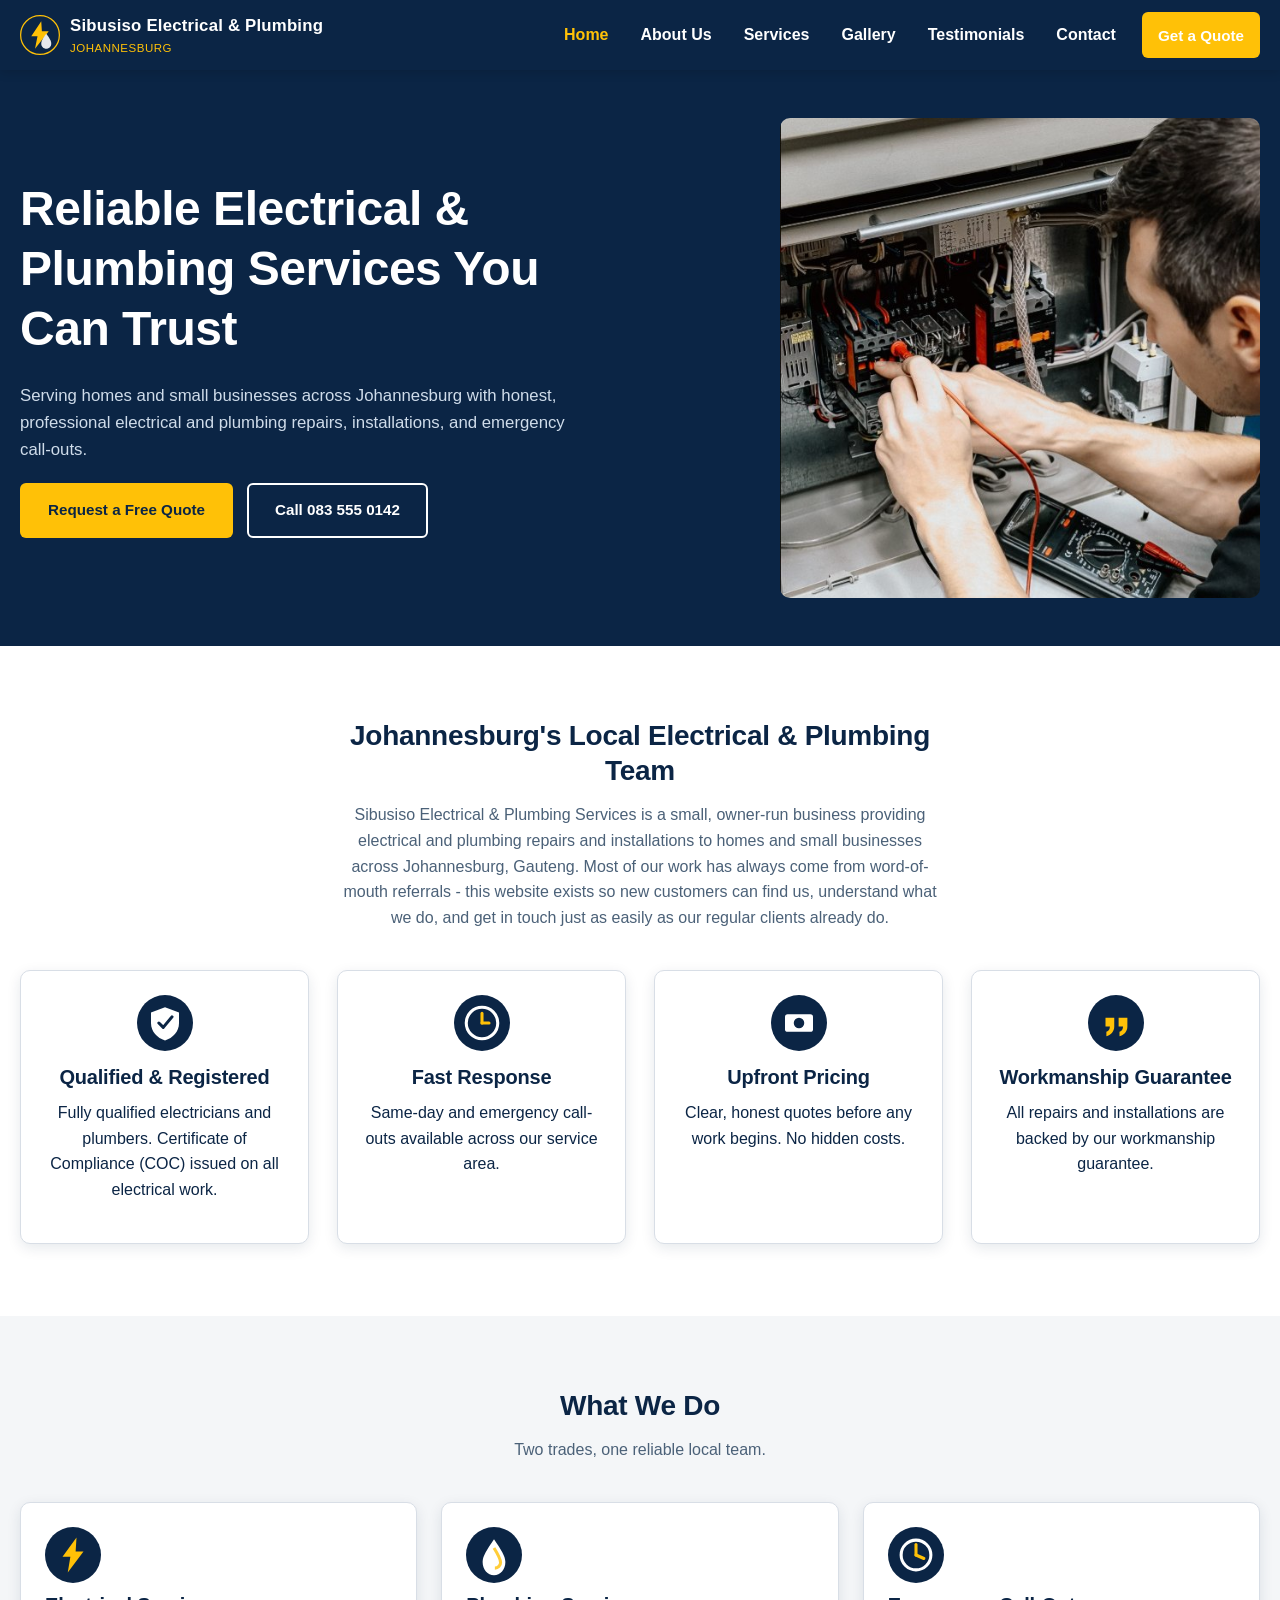
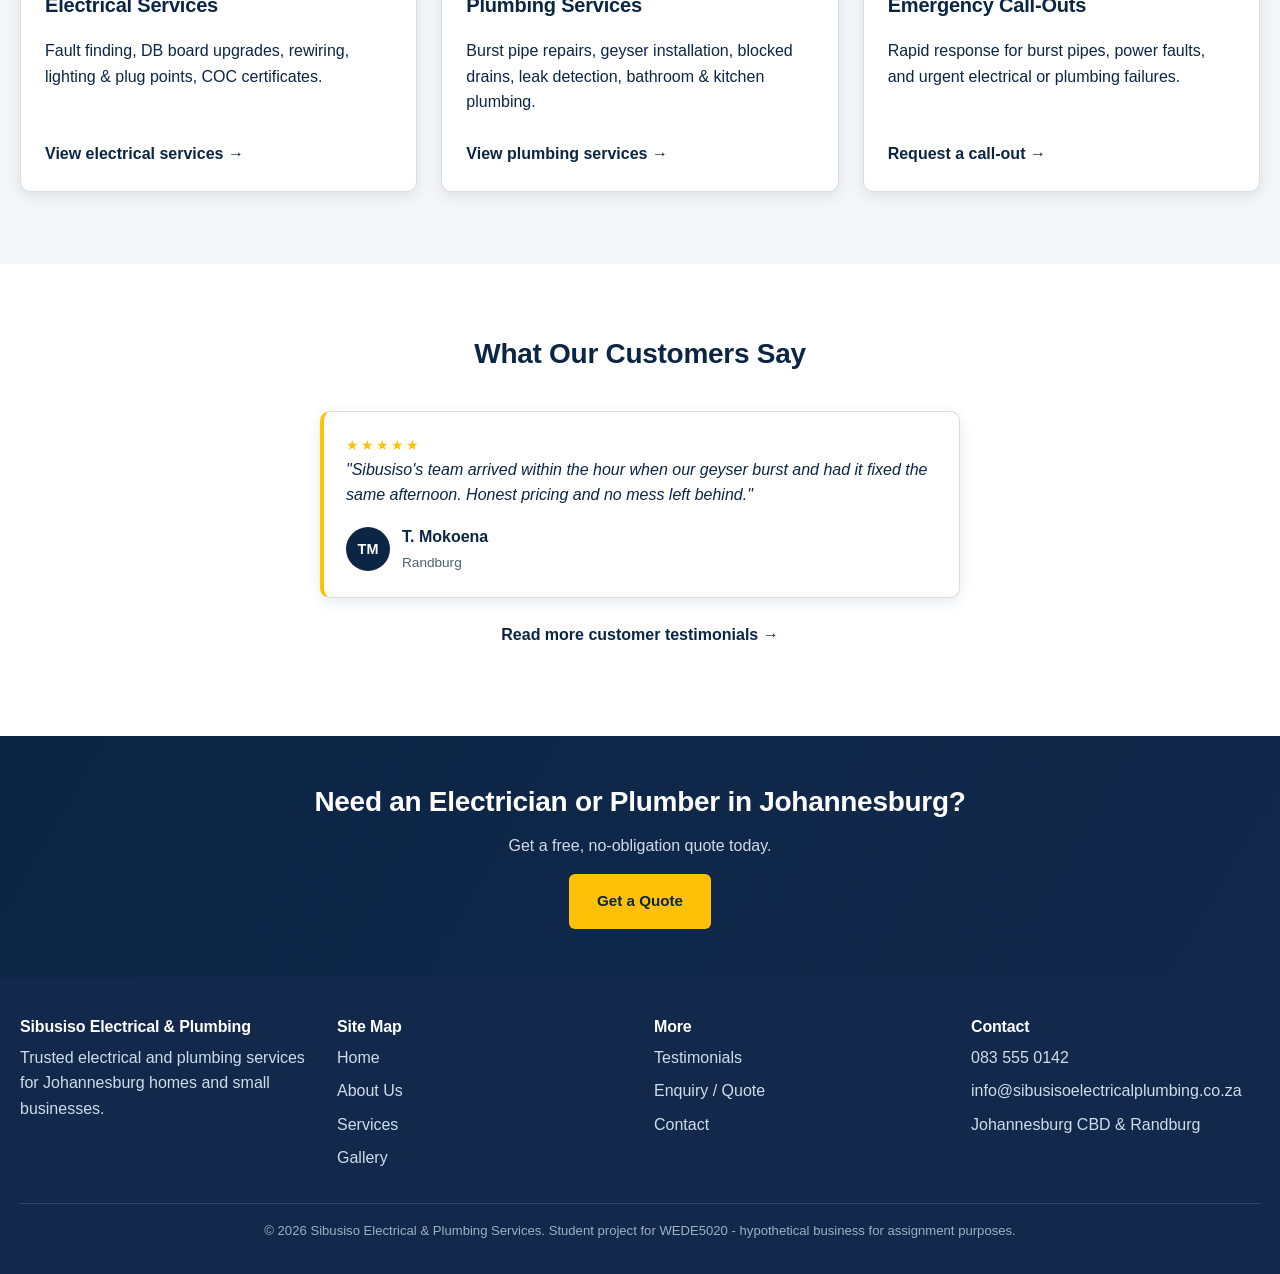
<file: index.html>
<!DOCTYPE html>
<!--
  Sibusiso Electrical & Plumbing Services - Homepage
  WEDE5020 | Website Project | Part 1
  Prepared by: Theolin Chetty | ST10507916 | Lecturer: Mr. J. Sookha
  Note: Sibusiso Electrical & Plumbing Services is a hypothetical business
  used for this assignment, modelled on real South African sole-trader
  electrical/plumbing services (see Proposal 2 in the Website Project
  Proposal document, and README.md for full project context).
-->
<html lang="en">
<head>
  <meta charset="UTF-8" />
  <meta name="viewport" content="width=device-width, initial-scale=1.0" />
  <title>Sibusiso Electrical & Plumbing Services | Johannesburg</title>
  <meta name="description" content="Trusted electrical and plumbing repairs, installations and emergency call-outs for homes and small businesses across Johannesburg." />
  <link rel="icon" type="image/svg+xml" href="images/logo.svg" />
  <link rel="stylesheet" href="css/style.css" />
</head>
<body>

  <!-- Skip link: lets keyboard/screen-reader users jump past the nav -->
  <a class="skip-link" href="#main-content">Skip to main content</a>

  <!-- ===================== SITE HEADER / NAVIGATION ===================== -->
  <header class="site-header">
    <div class="header-inner">
      <a class="brand" href="index.html">
        <img src="images/logo.svg" alt="" width="40" height="40" />
        <span>
          Sibusiso Electrical &amp; Plumbing
          <span class="brand-sub">JOHANNESBURG</span>
        </span>
      </a>

      <!-- Hamburger toggle: only visible / functional below 960px, see script.js -->
      <button class="nav-toggle" type="button" aria-expanded="false" aria-controls="primary-navigation">
        <span class="visually-hidden">Menu</span>
        <span></span><span></span><span></span>
      </button>

      <nav class="main-nav" id="primary-navigation" aria-label="Primary">
        <ul>
          <li><a href="index.html" aria-current="page">Home</a></li>
          <li><a href="about.html">About Us</a></li>
          <li><a href="services.html">Services</a></li>
          <li><a href="gallery.html">Gallery</a></li>
          <li><a href="testimonials.html">Testimonials</a></li>
          <li><a href="contact.html">Contact</a></li>
          <li><a class="btn btn--primary" href="enquiry.html">Get a Quote</a></li>
        </ul>
      </nav>
    </div>
  </header>

  <main id="main-content">

    <!-- ===================== HERO ===================== -->
    <section class="hero">
      <div class="container hero-inner">
        <div class="hero-copy">
          <h1>Reliable Electrical &amp; Plumbing Services You Can Trust</h1>
          <p>
            Serving homes and small businesses across Johannesburg with honest,
            professional electrical and plumbing repairs, installations, and
            emergency call-outs.
          </p>
          <div class="hero-actions">
            <a class="btn btn--primary" href="enquiry.html">Request a Free Quote</a>
            <a class="btn btn--outline" href="tel:+27835550142">Call 083 555 0142</a>
          </div>
        </div>
        <div class="hero-image">
          <img
            src="images/hero-photo.jpg"
            srcset="images/hero-photo-320w.jpg 320w, images/hero-photo.jpg 561w"
            sizes="(min-width: 960px) 480px, (min-width: 700px) 420px, 100vw"
            alt="Sibusiso Electrical & Plumbing technician using a multimeter to diagnose a distribution board" />
        </div>
      </div>
    </section>

    <!-- ===================== INTRO ===================== -->
    <section class="section">
      <div class="container section-heading">
        <h2>Johannesburg's Local Electrical &amp; Plumbing Team</h2>
        <p>
          Sibusiso Electrical &amp; Plumbing Services is a small, owner-run
          business providing electrical and plumbing repairs and installations
          to homes and small businesses across Johannesburg, Gauteng. Most of
          our work has always come from word-of-mouth referrals - this
          website exists so new customers can find us, understand what we do,
          and get in touch just as easily as our regular clients already do.
        </p>
      </div>

      <!-- Trust highlights -->
      <div class="container">
        <div class="grid grid--4">
          <div class="feature-card">
            <img src="images/icon-shield.svg" alt="" width="56" height="56" />
            <h3>Qualified &amp; Registered</h3>
            <p>Fully qualified electricians and plumbers. Certificate of Compliance (COC) issued on all electrical work.</p>
          </div>
          <div class="feature-card">
            <img src="images/icon-clock.svg" alt="" width="56" height="56" />
            <h3>Fast Response</h3>
            <p>Same-day and emergency call-outs available across our service area.</p>
          </div>
          <div class="feature-card">
            <img src="images/icon-cash.svg" alt="" width="56" height="56" />
            <h3>Upfront Pricing</h3>
            <p>Clear, honest quotes before any work begins. No hidden costs.</p>
          </div>
          <div class="feature-card">
            <img src="images/icon-quote.svg" alt="" width="56" height="56" />
            <h3>Workmanship Guarantee</h3>
            <p>All repairs and installations are backed by our workmanship guarantee.</p>
          </div>
        </div>
      </div>
    </section>

    <!-- ===================== SERVICES TEASER ===================== -->
    <section class="section section--grey">
      <div class="container">
        <div class="section-heading">
          <h2>What We Do</h2>
          <p>Two trades, one reliable local team.</p>
        </div>

        <div class="grid grid--3">
          <article class="service-card">
            <img class="service-card__icon" src="images/icon-electrical.svg" alt="" width="56" height="56" />
            <h3>Electrical Services</h3>
            <p>Fault finding, DB board upgrades, rewiring, lighting &amp; plug points, COC certificates.</p>
            <a class="card-link" href="services.html">View electrical services</a>
          </article>

          <article class="service-card">
            <img class="service-card__icon" src="images/icon-plumbing.svg" alt="" width="56" height="56" />
            <h3>Plumbing Services</h3>
            <p>Burst pipe repairs, geyser installation, blocked drains, leak detection, bathroom &amp; kitchen plumbing.</p>
            <a class="card-link" href="services.html">View plumbing services</a>
          </article>

          <article class="service-card">
            <img class="service-card__icon" src="images/icon-emergency.svg" alt="" width="56" height="56" />
            <h3>Emergency Call-Outs</h3>
            <p>Rapid response for burst pipes, power faults, and urgent electrical or plumbing failures.</p>
            <a class="card-link" href="enquiry.html">Request a call-out</a>
          </article>
        </div>
      </div>
    </section>

    <!-- ===================== TESTIMONIAL TEASER ===================== -->
    <section class="section">
      <div class="container">
        <div class="section-heading">
          <h2>What Our Customers Say</h2>
        </div>
        <div class="grid" style="max-width:640px;margin:0 auto;">
          <div class="testimonial-card">
            <div class="stars" aria-label="Rated 5 out of 5 stars">&#9733;&#9733;&#9733;&#9733;&#9733;</div>
            <p class="testimonial-card__quote">
              "Sibusiso's team arrived within the hour when our geyser burst and
              had it fixed the same afternoon. Honest pricing and no mess left
              behind."
            </p>
            <div class="testimonial-card__meta">
              <div class="avatar" aria-hidden="true">TM</div>
              <div>
                <span class="testimonial-name">T. Mokoena</span>
                <span class="testimonial-location">Randburg</span>
              </div>
            </div>
          </div>
        </div>
        <p class="text-center" style="margin-top:24px;">
          <a class="card-link" href="testimonials.html">Read more customer testimonials</a>
        </p>
      </div>
    </section>

    <!-- ===================== FINAL CTA ===================== -->
    <section class="cta-banner">
      <div class="container">
        <h2>Need an Electrician or Plumber in Johannesburg?</h2>
        <p>Get a free, no-obligation quote today.</p>
        <a class="btn btn--primary" href="enquiry.html">Get a Quote</a>
      </div>
    </section>

  </main>

  <!-- ===================== SITE FOOTER ===================== -->
  <footer class="site-footer">
    <div class="container">
      <div class="footer-grid">
        <div>
          <h4>Sibusiso Electrical &amp; Plumbing</h4>
          <p>Trusted electrical and plumbing services for Johannesburg homes and small businesses.</p>
        </div>
        <div>
          <h4>Site Map</h4>
          <ul>
            <li><a href="index.html">Home</a></li>
            <li><a href="about.html">About Us</a></li>
            <li><a href="services.html">Services</a></li>
            <li><a href="gallery.html">Gallery</a></li>
          </ul>
        </div>
        <div>
          <h4>More</h4>
          <ul>
            <li><a href="testimonials.html">Testimonials</a></li>
            <li><a href="enquiry.html">Enquiry / Quote</a></li>
            <li><a href="contact.html">Contact</a></li>
          </ul>
        </div>
        <div>
          <h4>Contact</h4>
          <ul>
            <li><a href="tel:+27835550142">083 555 0142</a></li>
            <li><a href="mailto:info@sibusisoelectricalplumbing.co.za">info@sibusisoelectricalplumbing.co.za</a></li>
            <li>Johannesburg CBD &amp; Randburg</li>
          </ul>
        </div>
      </div>
      <div class="footer-bottom">
        <p>&copy; <span id="current-year">2026</span> Sibusiso Electrical &amp; Plumbing Services. Student project for WEDE5020 - hypothetical business for assignment purposes.</p>
      </div>
    </div>
  </footer>

  <script src="js/script.js" defer></script>
</body>
</html>
</file>
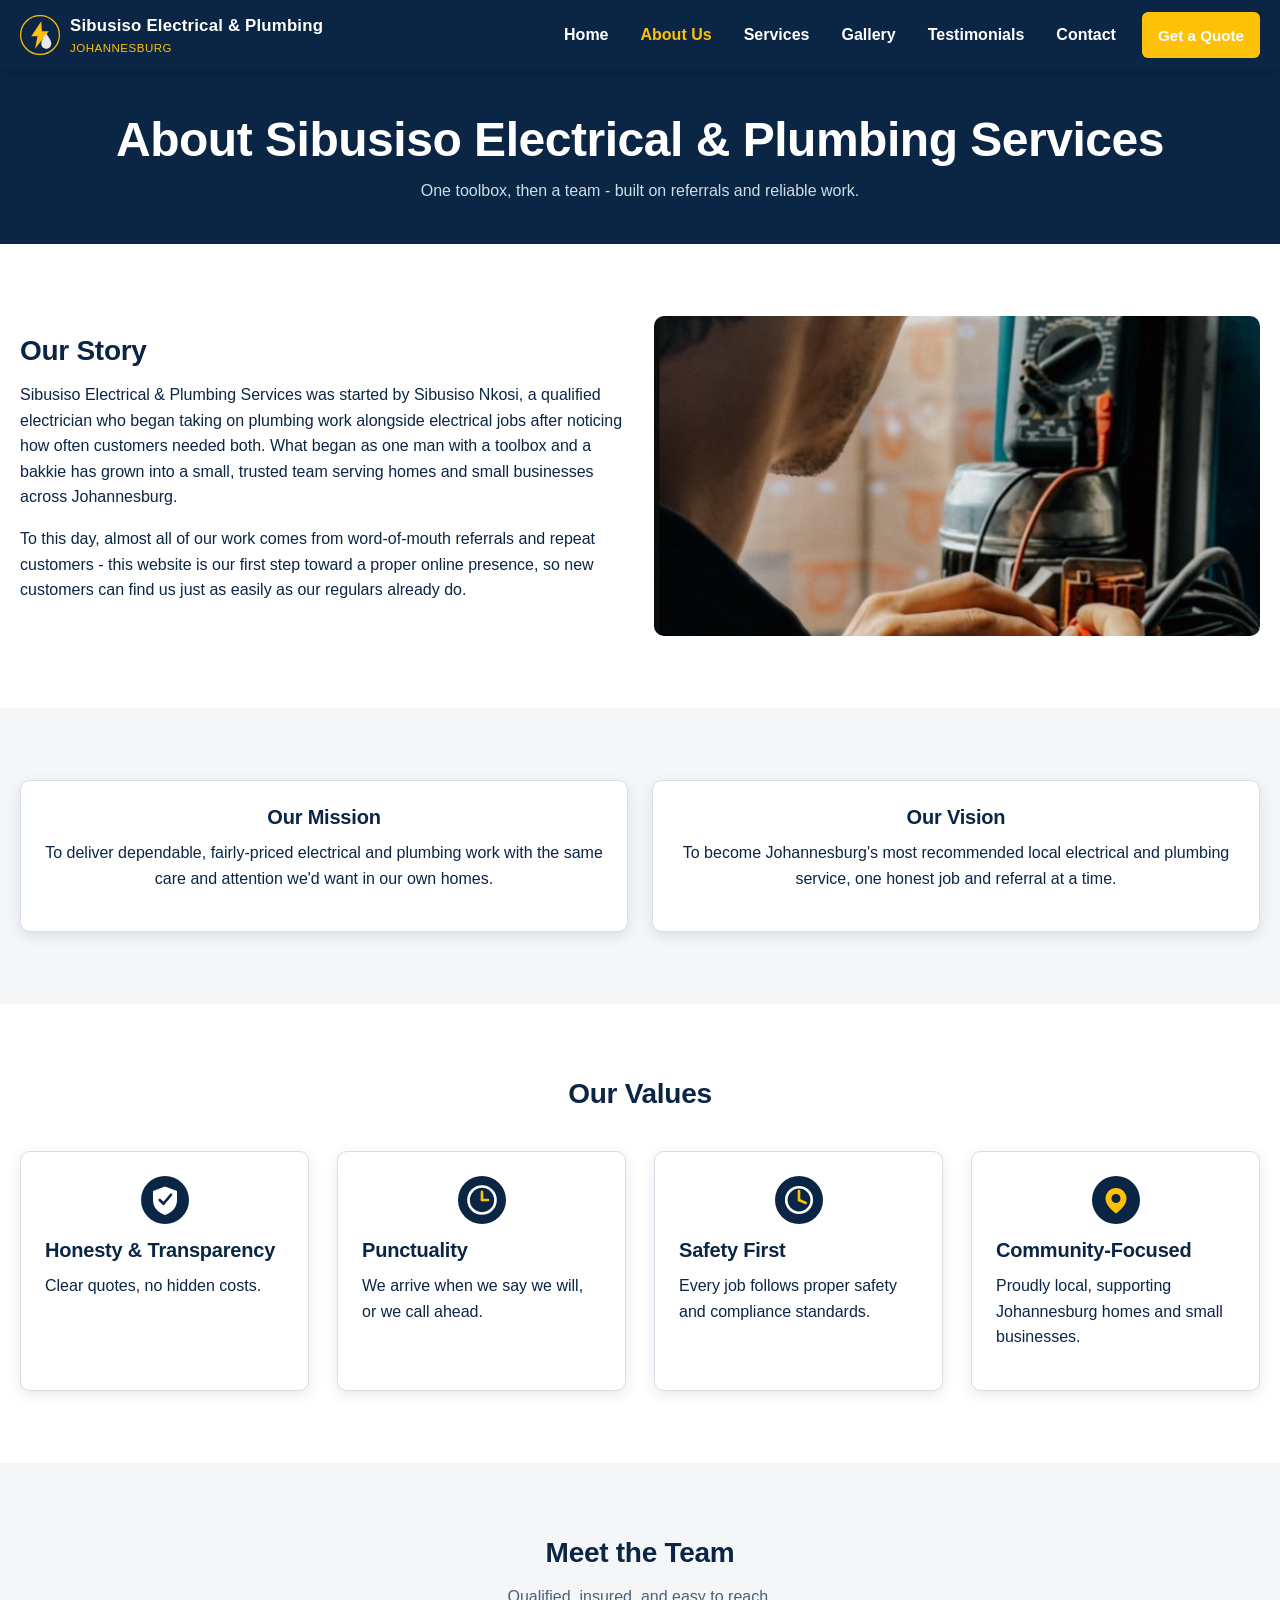
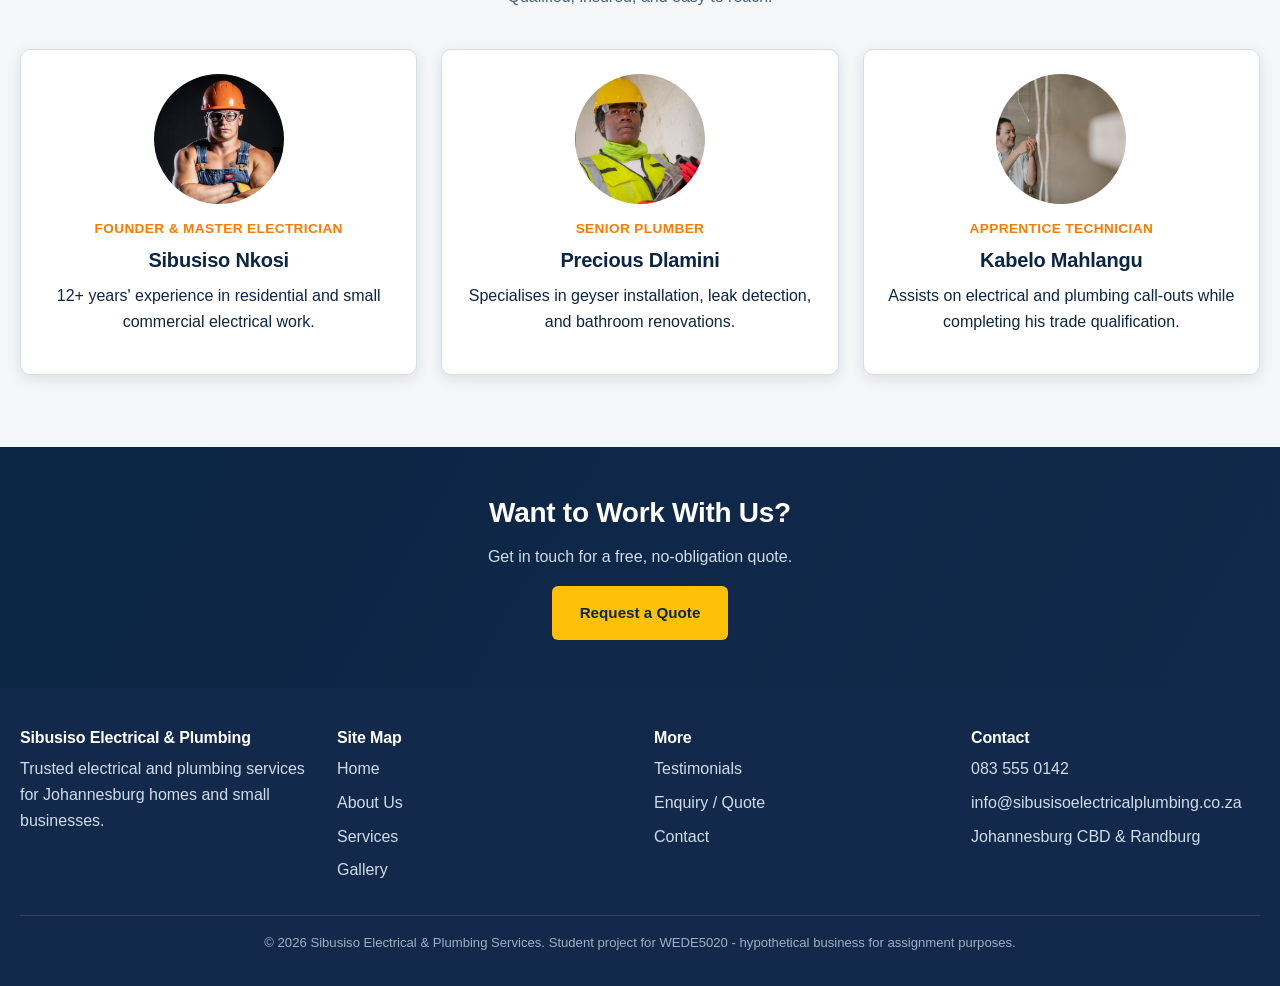
<file: about.html>
<!DOCTYPE html>
<!--
  Sibusiso Electrical & Plumbing Services - About Us
  WEDE5020 | Website Project | Part 1 | Theolin Chetty | ST10507916
-->
<html lang="en">
<head>
  <meta charset="UTF-8" />
  <meta name="viewport" content="width=device-width, initial-scale=1.0" />
  <title>About Us | Sibusiso Electrical & Plumbing Services</title>
  <meta name="description" content="Meet Sibusiso Electrical & Plumbing Services - our story, mission, values and the team behind Johannesburg's word-of-mouth electrical and plumbing specialists." />
  <link rel="icon" type="image/svg+xml" href="images/logo.svg" />
  <link rel="stylesheet" href="css/style.css" />
</head>
<body>

  <a class="skip-link" href="#main-content">Skip to main content</a>

  <!-- ===================== SITE HEADER / NAVIGATION ===================== -->
  <header class="site-header">
    <div class="header-inner">
      <a class="brand" href="index.html">
        <img src="images/logo.svg" alt="" width="40" height="40" />
        <span>
          Sibusiso Electrical &amp; Plumbing
          <span class="brand-sub">JOHANNESBURG</span>
        </span>
      </a>

      <button class="nav-toggle" type="button" aria-expanded="false" aria-controls="primary-navigation">
        <span class="visually-hidden">Menu</span>
        <span></span><span></span><span></span>
      </button>

      <nav class="main-nav" id="primary-navigation" aria-label="Primary">
        <ul>
          <li><a href="index.html">Home</a></li>
          <li><a href="about.html" aria-current="page">About Us</a></li>
          <li><a href="services.html">Services</a></li>
          <li><a href="gallery.html">Gallery</a></li>
          <li><a href="testimonials.html">Testimonials</a></li>
          <li><a href="contact.html">Contact</a></li>
          <li><a class="btn btn--primary" href="enquiry.html">Get a Quote</a></li>
        </ul>
      </nav>
    </div>
  </header>

  <main id="main-content">

    <section class="page-hero">
      <div class="container">
        <h1>About Sibusiso Electrical &amp; Plumbing Services</h1>
        <p>One toolbox, then a team - built on referrals and reliable work.</p>
      </div>
    </section>

    <!-- ===================== OUR STORY ===================== -->
    <section class="section">
      <div class="container about-hero-grid">
        <div>
          <h2>Our Story</h2>
          <p>
            Sibusiso Electrical &amp; Plumbing Services was started by Sibusiso
            Nkosi, a qualified electrician who began taking on plumbing work
            alongside electrical jobs after noticing how often customers
            needed both. What began as one man with a toolbox and a bakkie
            has grown into a small, trusted team serving homes and small
            businesses across Johannesburg.
          </p>
          <p>
            To this day, almost all of our work comes from word-of-mouth
            referrals and repeat customers - this website is our first step
            toward a proper online presence, so new customers can find us
            just as easily as our regulars already do.
          </p>
        </div>
        <div>
          <img
            src="images/about-story-photo.jpg"
            srcset="images/about-story-photo-320w.jpg 320w, images/about-story-photo.jpg 562w"
            sizes="(min-width: 700px) 50vw, 100vw"
            alt="Sibusiso Electrical & Plumbing technician using a multimeter to test a connection" style="border-radius:10px;width:100%;height:320px;object-fit:cover;" />
        </div>
      </div>
    </section>

    <!-- ===================== MISSION / VISION ===================== -->
    <section class="section section--grey">
      <div class="container">
        <div class="grid grid--2">
          <div class="feature-card">
            <h3>Our Mission</h3>
            <p>
              To deliver dependable, fairly-priced electrical and plumbing
              work with the same care and attention we'd want in our own
              homes.
            </p>
          </div>
          <div class="feature-card">
            <h3>Our Vision</h3>
            <p>
              To become Johannesburg's most recommended local electrical and
              plumbing service, one honest job and referral at a time.
            </p>
          </div>
        </div>
      </div>
    </section>

    <!-- ===================== VALUES ===================== -->
    <section class="section">
      <div class="container">
        <div class="section-heading">
          <h2>Our Values</h2>
        </div>
        <div class="grid grid--4 values-grid">
          <div class="value-card">
            <img src="images/icon-shield.svg" alt="" width="48" height="48" />
            <h3>Honesty &amp; Transparency</h3>
            <p>Clear quotes, no hidden costs.</p>
          </div>
          <div class="value-card">
            <img src="images/icon-clock.svg" alt="" width="48" height="48" />
            <h3>Punctuality</h3>
            <p>We arrive when we say we will, or we call ahead.</p>
          </div>
          <div class="value-card">
            <img src="images/icon-emergency.svg" alt="" width="48" height="48" />
            <h3>Safety First</h3>
            <p>Every job follows proper safety and compliance standards.</p>
          </div>
          <div class="value-card">
            <img src="images/icon-location.svg" alt="" width="48" height="48" />
            <h3>Community-Focused</h3>
            <p>Proudly local, supporting Johannesburg homes and small businesses.</p>
          </div>
        </div>
      </div>
    </section>

    <!-- ===================== MEET THE TEAM ===================== -->
    <section class="section section--grey">
      <div class="container">
        <div class="section-heading">
          <h2>Meet the Team</h2>
          <p>Qualified, insured, and easy to reach.</p>
        </div>
        <div class="grid grid--3">
          <div class="team-card">
            <img src="images/team-sibusiso-nkosi.jpg" alt="Portrait of Sibusiso Nkosi, Founder and Master Electrician" width="130" height="130" style="width:130px;height:130px;object-fit:cover;object-position:center 15%;" />
            <p class="role">Founder &amp; Master Electrician</p>
            <h3>Sibusiso Nkosi</h3>
            <p>12+ years' experience in residential and small commercial electrical work.</p>
          </div>
          <div class="team-card">
            <img src="images/team-precious-dlamini.jpg" alt="Portrait of Precious Dlamini, Senior Plumber" width="130" height="130" style="width:130px;height:130px;object-fit:cover;object-position:center 15%;" />
            <p class="role">Senior Plumber</p>
            <h3>Precious Dlamini</h3>
            <p>Specialises in geyser installation, leak detection, and bathroom renovations.</p>
          </div>
          <div class="team-card">
            <img src="images/team-kabelo-mahlangu.jpg" alt="Portrait of Kabelo Mahlangu, Apprentice Technician" width="130" height="130" style="width:130px;height:130px;object-fit:cover;object-position:center 15%;" />
            <p class="role">Apprentice Technician</p>
            <h3>Kabelo Mahlangu</h3>
            <p>Assists on electrical and plumbing call-outs while completing his trade qualification.</p>
          </div>
        </div>
      </div>
    </section>

    <!-- ===================== FINAL CTA ===================== -->
    <section class="cta-banner">
      <div class="container">
        <h2>Want to Work With Us?</h2>
        <p>Get in touch for a free, no-obligation quote.</p>
        <a class="btn btn--primary" href="enquiry.html">Request a Quote</a>
      </div>
    </section>

  </main>

  <!-- ===================== SITE FOOTER ===================== -->
  <footer class="site-footer">
    <div class="container">
      <div class="footer-grid">
        <div>
          <h4>Sibusiso Electrical &amp; Plumbing</h4>
          <p>Trusted electrical and plumbing services for Johannesburg homes and small businesses.</p>
        </div>
        <div>
          <h4>Site Map</h4>
          <ul>
            <li><a href="index.html">Home</a></li>
            <li><a href="about.html">About Us</a></li>
            <li><a href="services.html">Services</a></li>
            <li><a href="gallery.html">Gallery</a></li>
          </ul>
        </div>
        <div>
          <h4>More</h4>
          <ul>
            <li><a href="testimonials.html">Testimonials</a></li>
            <li><a href="enquiry.html">Enquiry / Quote</a></li>
            <li><a href="contact.html">Contact</a></li>
          </ul>
        </div>
        <div>
          <h4>Contact</h4>
          <ul>
            <li><a href="tel:+27835550142">083 555 0142</a></li>
            <li><a href="mailto:info@sibusisoelectricalplumbing.co.za">info@sibusisoelectricalplumbing.co.za</a></li>
            <li>Johannesburg CBD &amp; Randburg</li>
          </ul>
        </div>
      </div>
      <div class="footer-bottom">
        <p>&copy; <span id="current-year">2026</span> Sibusiso Electrical &amp; Plumbing Services. Student project for WEDE5020 - hypothetical business for assignment purposes.</p>
      </div>
    </div>
  </footer>

  <script src="js/script.js" defer></script>
</body>
</html>
</file>
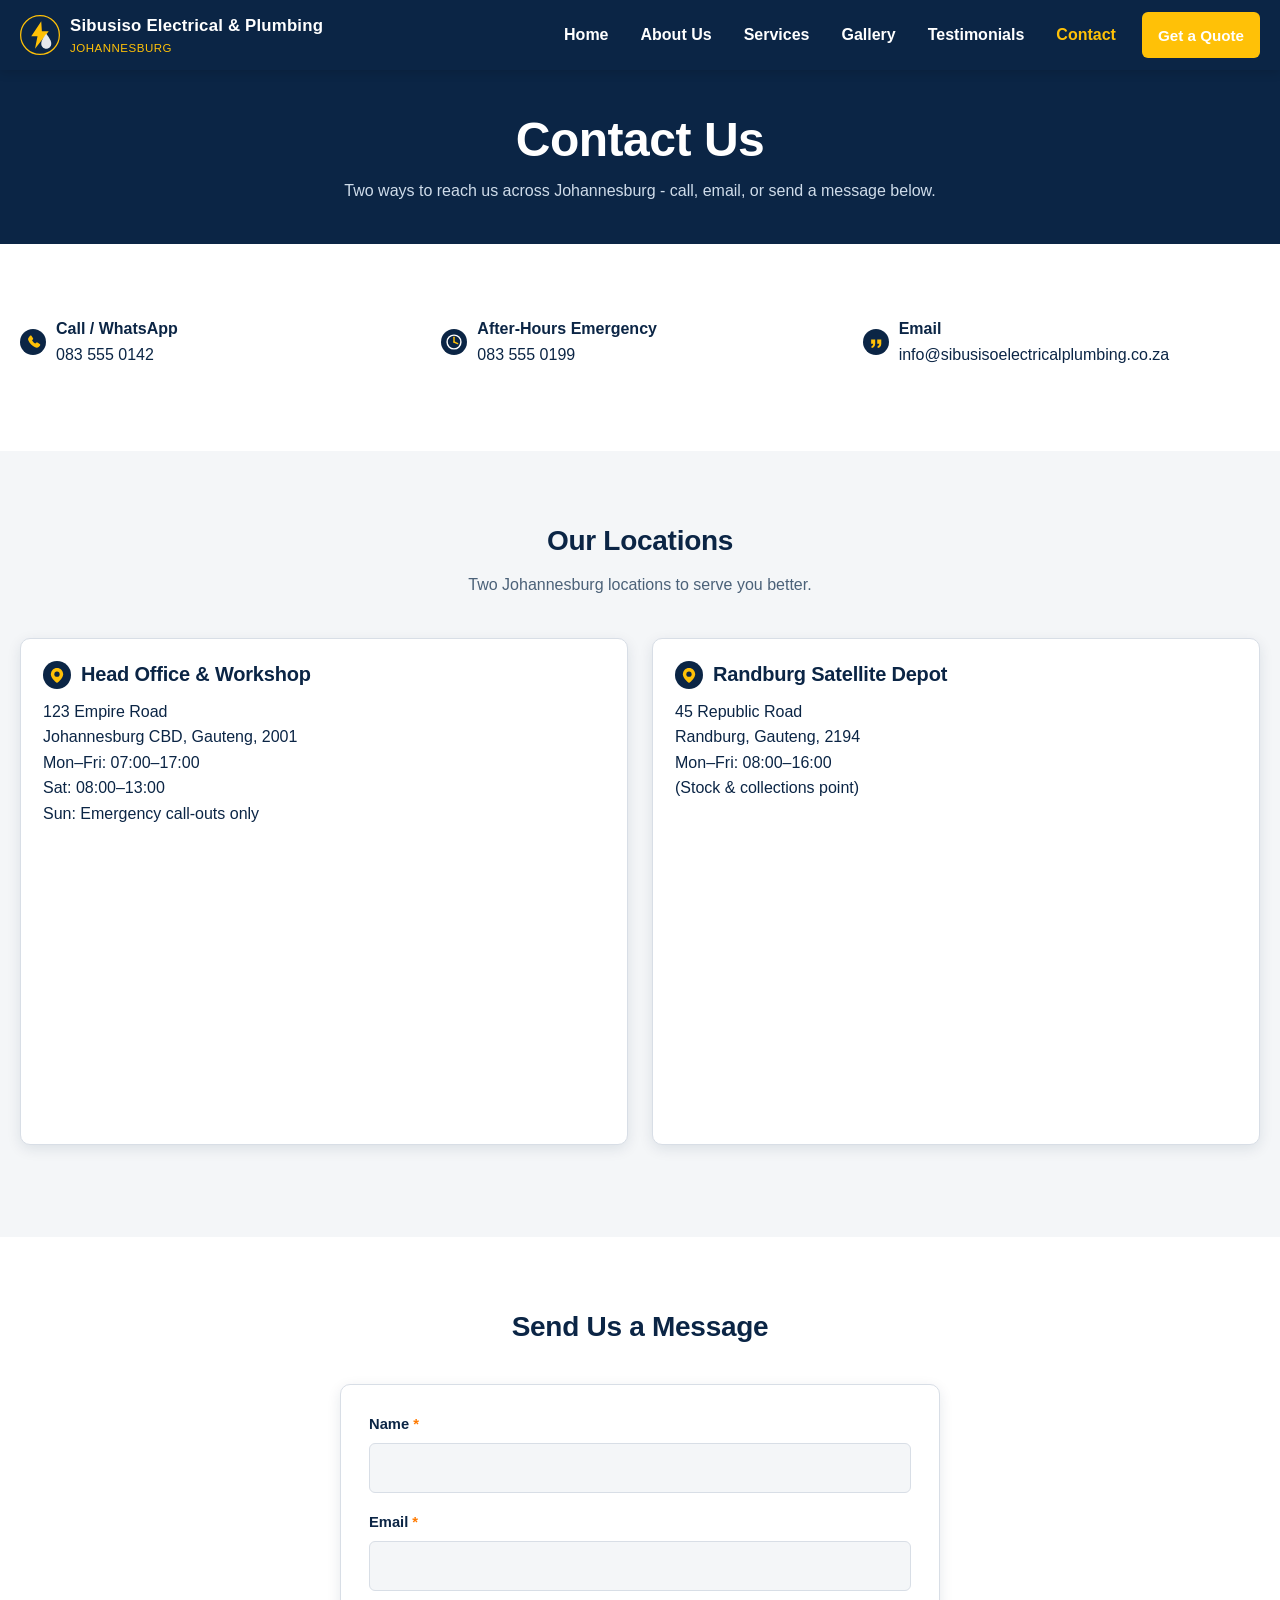
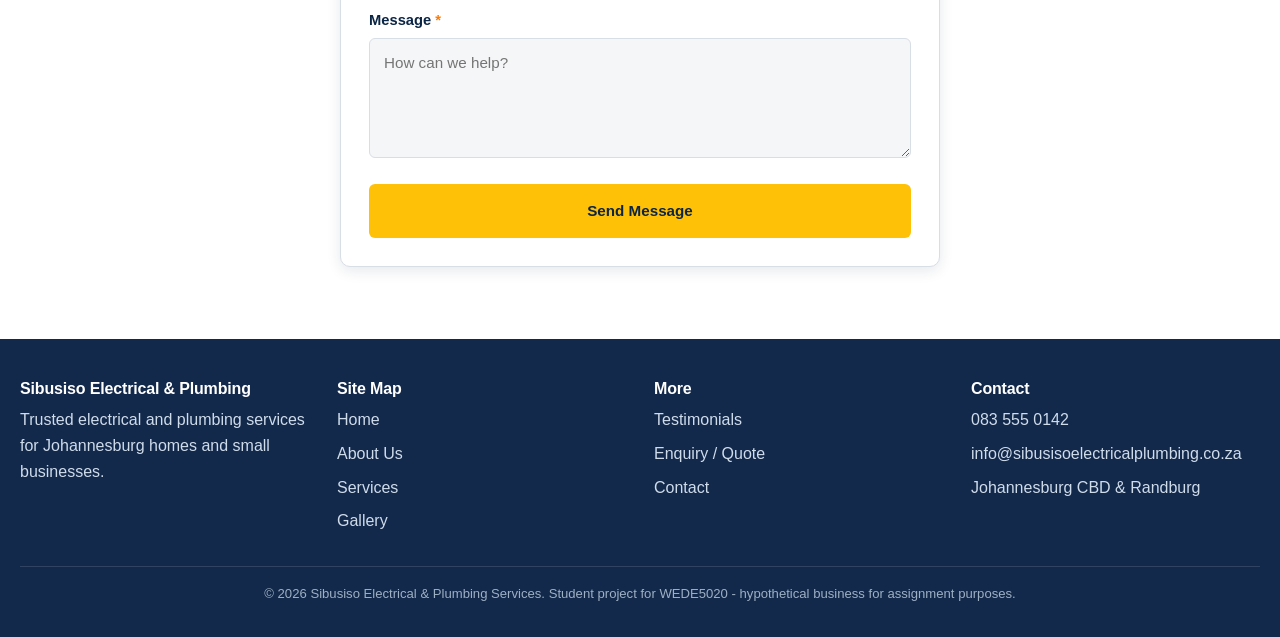
<file: contact.html>
<!DOCTYPE html>
<!--
  Sibusiso Electrical & Plumbing Services - Contact
  WEDE5020 | Website Project | Part 1 | Theolin Chetty | ST10507916
  Two locations are shown per the assignment brief (4.1): Head Office /
  Workshop (Johannesburg CBD) and the Randburg Satellite Depot. Maps use
  OpenStreetMap's free embed (no API key required).
-->
<html lang="en">
<head>
  <meta charset="UTF-8" />
  <meta name="viewport" content="width=device-width, initial-scale=1.0" />
  <title>Contact Us | Sibusiso Electrical & Plumbing Services</title>
  <meta name="description" content="Contact Sibusiso Electrical & Plumbing Services - Johannesburg CBD head office and Randburg depot, phone, email, and contact form." />
  <link rel="icon" type="image/svg+xml" href="images/logo.svg" />
  <link rel="stylesheet" href="css/style.css" />
</head>
<body>

  <a class="skip-link" href="#main-content">Skip to main content</a>

  <header class="site-header">
    <div class="header-inner">
      <a class="brand" href="index.html">
        <img src="images/logo.svg" alt="" width="40" height="40" />
        <span>
          Sibusiso Electrical &amp; Plumbing
          <span class="brand-sub">JOHANNESBURG</span>
        </span>
      </a>

      <button class="nav-toggle" type="button" aria-expanded="false" aria-controls="primary-navigation">
        <span class="visually-hidden">Menu</span>
        <span></span><span></span><span></span>
      </button>

      <nav class="main-nav" id="primary-navigation" aria-label="Primary">
        <ul>
          <li><a href="index.html">Home</a></li>
          <li><a href="about.html">About Us</a></li>
          <li><a href="services.html">Services</a></li>
          <li><a href="gallery.html">Gallery</a></li>
          <li><a href="testimonials.html">Testimonials</a></li>
          <li><a href="contact.html" aria-current="page">Contact</a></li>
          <li><a class="btn btn--primary" href="enquiry.html">Get a Quote</a></li>
        </ul>
      </nav>
    </div>
  </header>

  <main id="main-content">

    <section class="page-hero">
      <div class="container">
        <h1>Contact Us</h1>
        <p>Two ways to reach us across Johannesburg - call, email, or send a message below.</p>
      </div>
    </section>

    <!-- ===================== QUICK CONTACT DETAILS ===================== -->
    <section class="section">
      <div class="container">
        <ul class="contact-detail-list grid grid--3">
          <li>
            <img src="images/icon-phone.svg" alt="" />
            <div>
              <strong>Call / WhatsApp</strong><br />
              <a href="tel:+27835550142">083 555 0142</a>
            </div>
          </li>
          <li>
            <img src="images/icon-emergency.svg" alt="" />
            <div>
              <strong>After-Hours Emergency</strong><br />
              <a href="tel:+27835550199">083 555 0199</a>
            </div>
          </li>
          <li>
            <img src="images/icon-quote.svg" alt="" />
            <div>
              <strong>Email</strong><br />
              <a href="mailto:info@sibusisoelectricalplumbing.co.za">info@sibusisoelectricalplumbing.co.za</a>
            </div>
          </li>
        </ul>
      </div>
    </section>

    <!-- ===================== LOCATIONS + MAPS ===================== -->
    <section class="section section--grey">
      <div class="container">
        <div class="section-heading">
          <h2>Our Locations</h2>
          <p>Two Johannesburg locations to serve you better.</p>
        </div>

        <div class="grid grid--2">

          <div class="location-card">
            <h3><img src="images/icon-location.svg" alt="" /> Head Office &amp; Workshop</h3>
            <address style="font-style:normal;">
              123 Empire Road<br />
              Johannesburg CBD, Gauteng, 2001
            </address>
            <p>
              Mon&ndash;Fri: 07:00&ndash;17:00<br />
              Sat: 08:00&ndash;13:00<br />
              Sun: Emergency call-outs only
            </p>
            <iframe
              class="map-frame"
              title="Map showing the Johannesburg CBD head office location"
              src="https://www.openstreetmap.org/export/embed.html?bbox=28.03%2C-26.22%2C28.08%2C-26.18&amp;layer=mapnik&amp;marker=-26.2023%2C28.0436"
              loading="lazy">
            </iframe>
          </div>

          <div class="location-card">
            <h3><img src="images/icon-location.svg" alt="" /> Randburg Satellite Depot</h3>
            <address style="font-style:normal;">
              45 Republic Road<br />
              Randburg, Gauteng, 2194
            </address>
            <p>
              Mon&ndash;Fri: 08:00&ndash;16:00<br />
              (Stock &amp; collections point)
            </p>
            <iframe
              class="map-frame"
              title="Map showing the Randburg satellite depot location"
              src="https://www.openstreetmap.org/export/embed.html?bbox=27.98%2C-26.11%2C28.03%2C-26.07&amp;layer=mapnik&amp;marker=-26.0939%2C28.0064"
              loading="lazy">
            </iframe>
          </div>

        </div>
      </div>
    </section>

    <!-- ===================== CONTACT FORM ===================== -->
    <section class="section">
      <div class="container" style="max-width:640px;">
        <div class="section-heading">
          <h2>Send Us a Message</h2>
        </div>
        <div class="form-card">
          <form novalidate data-validate>

            <div class="form-status" role="alert" aria-live="polite"></div>

            <div class="form-row">
              <label for="contact-name">Name <span class="required">*</span></label>
              <input type="text" id="contact-name" name="contact-name" required autocomplete="name" />
              <span class="error-text" id="contact-name-error">Please enter your name.</span>
            </div>

            <div class="form-row">
              <label for="contact-email">Email <span class="required">*</span></label>
              <input type="email" id="contact-email" name="contact-email" required autocomplete="email" />
              <span class="error-text" id="contact-email-error">Please enter a valid email address.</span>
            </div>

            <div class="form-row">
              <label for="contact-message">Message <span class="required">*</span></label>
              <textarea id="contact-message" name="contact-message" required placeholder="How can we help?"></textarea>
              <span class="error-text" id="contact-message-error">Please enter a message.</span>
            </div>

            <button type="submit" class="btn btn--primary btn--block">Send Message</button>
          </form>
        </div>
      </div>
    </section>

  </main>

  <footer class="site-footer">
    <div class="container">
      <div class="footer-grid">
        <div>
          <h4>Sibusiso Electrical &amp; Plumbing</h4>
          <p>Trusted electrical and plumbing services for Johannesburg homes and small businesses.</p>
        </div>
        <div>
          <h4>Site Map</h4>
          <ul>
            <li><a href="index.html">Home</a></li>
            <li><a href="about.html">About Us</a></li>
            <li><a href="services.html">Services</a></li>
            <li><a href="gallery.html">Gallery</a></li>
          </ul>
        </div>
        <div>
          <h4>More</h4>
          <ul>
            <li><a href="testimonials.html">Testimonials</a></li>
            <li><a href="enquiry.html">Enquiry / Quote</a></li>
            <li><a href="contact.html">Contact</a></li>
          </ul>
        </div>
        <div>
          <h4>Contact</h4>
          <ul>
            <li><a href="tel:+27835550142">083 555 0142</a></li>
            <li><a href="mailto:info@sibusisoelectricalplumbing.co.za">info@sibusisoelectricalplumbing.co.za</a></li>
            <li>Johannesburg CBD &amp; Randburg</li>
          </ul>
        </div>
      </div>
      <div class="footer-bottom">
        <p>&copy; <span id="current-year">2026</span> Sibusiso Electrical &amp; Plumbing Services. Student project for WEDE5020 - hypothetical business for assignment purposes.</p>
      </div>
    </div>
  </footer>

  <script src="js/script.js" defer></script>
</body>
</html>
</file>
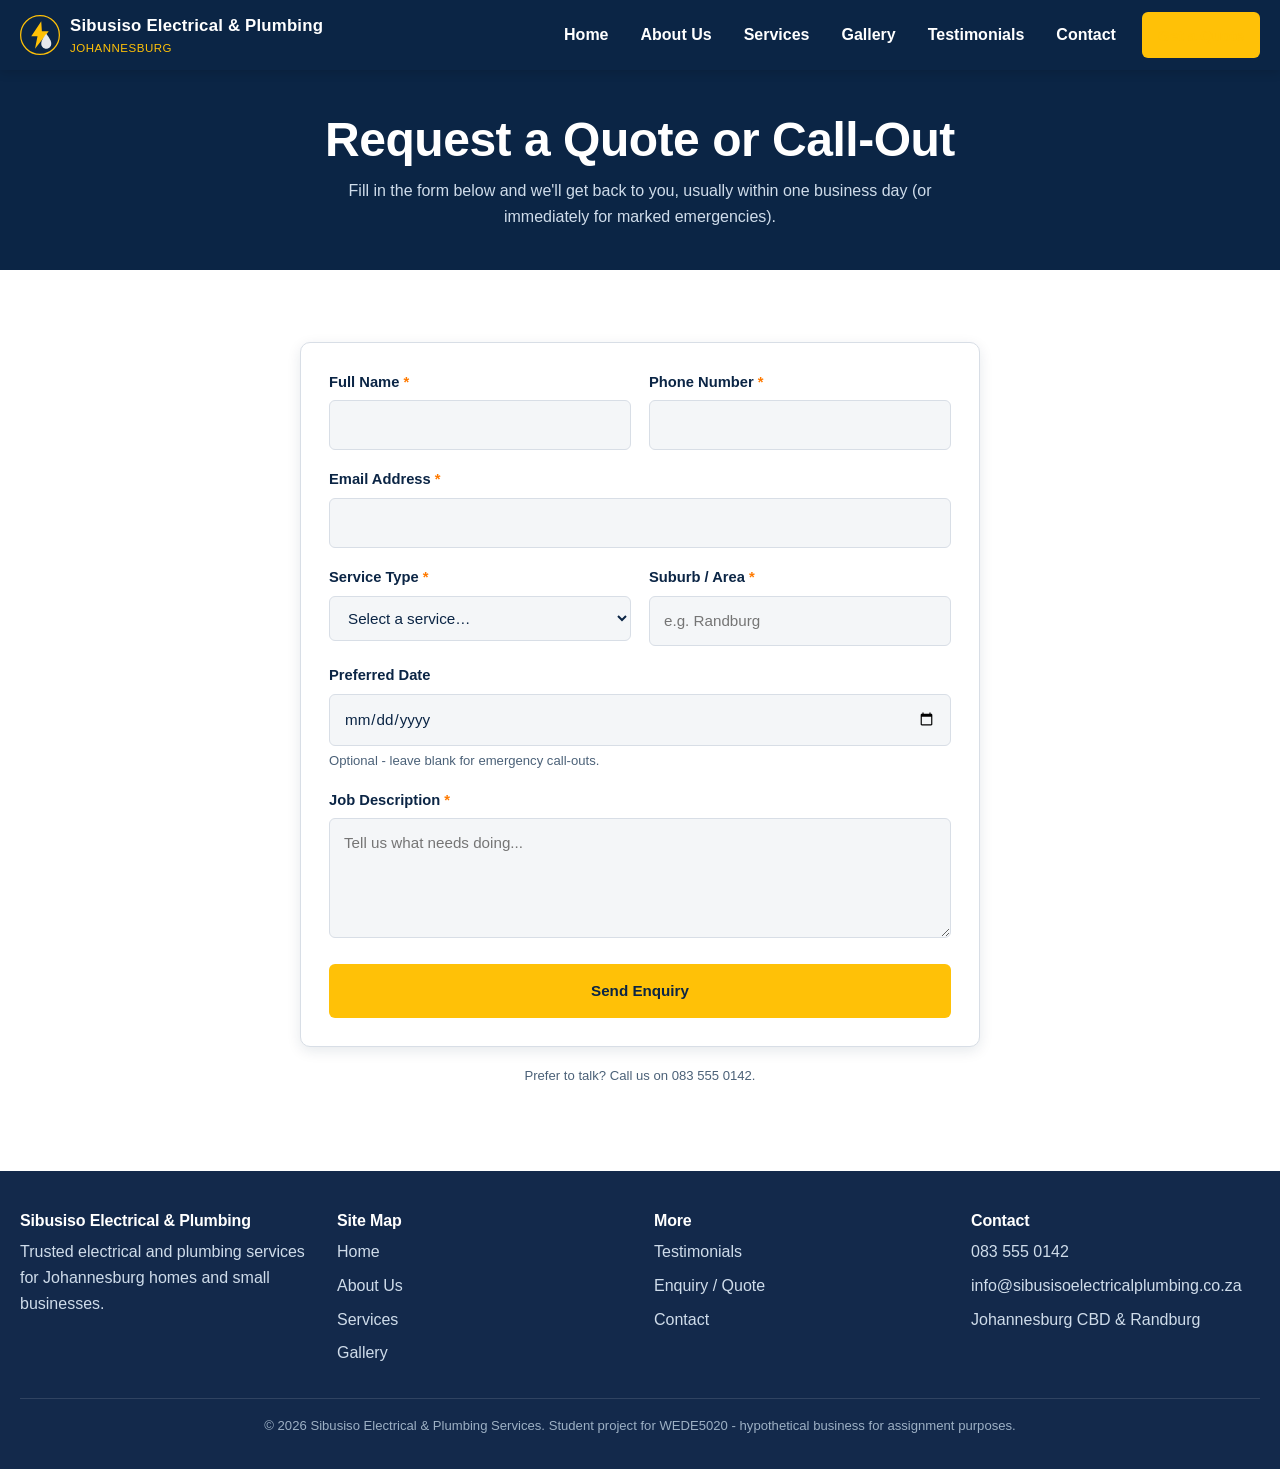
<file: enquiry.html>
<!DOCTYPE html>
<!--
  Sibusiso Electrical & Plumbing Services - Enquiry / Quote Request
  WEDE5020 | Website Project | Part 1 | Theolin Chetty | ST10507916
  This form is a static front-end demonstration for Part 1 of the
  assignment: client-side validation only (see js/script.js), no backend
  submission is wired up yet.
-->
<html lang="en">
<head>
  <meta charset="UTF-8" />
  <meta name="viewport" content="width=device-width, initial-scale=1.0" />
  <title>Enquiry / Get a Quote | Sibusiso Electrical & Plumbing Services</title>
  <meta name="description" content="Request a free electrical or plumbing quote, or an emergency call-out, from Sibusiso Electrical & Plumbing Services in Johannesburg." />
  <link rel="icon" type="image/svg+xml" href="images/logo.svg" />
  <link rel="stylesheet" href="css/style.css" />
</head>
<body>

  <a class="skip-link" href="#main-content">Skip to main content</a>

  <header class="site-header">
    <div class="header-inner">
      <a class="brand" href="index.html">
        <img src="images/logo.svg" alt="" width="40" height="40" />
        <span>
          Sibusiso Electrical &amp; Plumbing
          <span class="brand-sub">JOHANNESBURG</span>
        </span>
      </a>

      <button class="nav-toggle" type="button" aria-expanded="false" aria-controls="primary-navigation">
        <span class="visually-hidden">Menu</span>
        <span></span><span></span><span></span>
      </button>

      <nav class="main-nav" id="primary-navigation" aria-label="Primary">
        <ul>
          <li><a href="index.html">Home</a></li>
          <li><a href="about.html">About Us</a></li>
          <li><a href="services.html">Services</a></li>
          <li><a href="gallery.html">Gallery</a></li>
          <li><a href="testimonials.html">Testimonials</a></li>
          <li><a href="contact.html">Contact</a></li>
          <li><a class="btn btn--primary" href="enquiry.html" aria-current="page">Get a Quote</a></li>
        </ul>
      </nav>
    </div>
  </header>

  <main id="main-content">

    <section class="page-hero">
      <div class="container">
        <h1>Request a Quote or Call-Out</h1>
        <p>Fill in the form below and we'll get back to you, usually within one business day (or immediately for marked emergencies).</p>
      </div>
    </section>

    <section class="section">
      <div class="container" style="max-width:720px;">
        <div class="form-card">

          <!-- data-validate hooks this form into the shared validation logic in js/script.js -->
          <form novalidate data-validate>

            <div class="form-status" role="alert" aria-live="polite"></div>

            <div class="form-two-col">
              <div class="form-row">
                <label for="full-name">Full Name <span class="required">*</span></label>
                <input type="text" id="full-name" name="full-name" required autocomplete="name" />
                <span class="error-text" id="full-name-error">Please enter your full name.</span>
              </div>

              <div class="form-row">
                <label for="phone">Phone Number <span class="required">*</span></label>
                <input type="tel" id="phone" name="phone" required autocomplete="tel" pattern="[0-9+\s()-]{7,}" />
                <span class="error-text" id="phone-error">Please enter a valid phone number.</span>
              </div>
            </div>

            <div class="form-row">
              <label for="email">Email Address <span class="required">*</span></label>
              <input type="email" id="email" name="email" required autocomplete="email" />
              <span class="error-text" id="email-error">Please enter a valid email address.</span>
            </div>

            <div class="form-two-col">
              <div class="form-row">
                <label for="service-type">Service Type <span class="required">*</span></label>
                <select id="service-type" name="service-type" required>
                  <option value="">Select a service&hellip;</option>
                  <option value="electrical">Electrical</option>
                  <option value="plumbing">Plumbing</option>
                  <option value="both">Both</option>
                  <option value="emergency">Emergency Call-Out</option>
                </select>
                <span class="error-text" id="service-type-error">Please choose a service type.</span>
              </div>

              <div class="form-row">
                <label for="suburb">Suburb / Area <span class="required">*</span></label>
                <input type="text" id="suburb" name="suburb" required placeholder="e.g. Randburg" />
                <span class="error-text" id="suburb-error">Please tell us your suburb or area.</span>
              </div>
            </div>

            <div class="form-row">
              <label for="preferred-date">Preferred Date <span class="visually-hidden">(optional)</span></label>
              <input type="date" id="preferred-date" name="preferred-date" />
              <p class="form-hint">Optional - leave blank for emergency call-outs.</p>
            </div>

            <div class="form-row">
              <label for="job-description">Job Description <span class="required">*</span></label>
              <textarea id="job-description" name="job-description" required placeholder="Tell us what needs doing..."></textarea>
              <span class="error-text" id="job-description-error">Please describe the job.</span>
            </div>

            <button type="submit" class="btn btn--primary btn--block">Send Enquiry</button>
          </form>
        </div>

        <p class="form-hint text-center" style="margin-top:18px;">
          Prefer to talk? Call us on <a href="tel:+27835550142">083 555 0142</a>.
        </p>
      </div>
    </section>

  </main>

  <footer class="site-footer">
    <div class="container">
      <div class="footer-grid">
        <div>
          <h4>Sibusiso Electrical &amp; Plumbing</h4>
          <p>Trusted electrical and plumbing services for Johannesburg homes and small businesses.</p>
        </div>
        <div>
          <h4>Site Map</h4>
          <ul>
            <li><a href="index.html">Home</a></li>
            <li><a href="about.html">About Us</a></li>
            <li><a href="services.html">Services</a></li>
            <li><a href="gallery.html">Gallery</a></li>
          </ul>
        </div>
        <div>
          <h4>More</h4>
          <ul>
            <li><a href="testimonials.html">Testimonials</a></li>
            <li><a href="enquiry.html">Enquiry / Quote</a></li>
            <li><a href="contact.html">Contact</a></li>
          </ul>
        </div>
        <div>
          <h4>Contact</h4>
          <ul>
            <li><a href="tel:+27835550142">083 555 0142</a></li>
            <li><a href="mailto:info@sibusisoelectricalplumbing.co.za">info@sibusisoelectricalplumbing.co.za</a></li>
            <li>Johannesburg CBD &amp; Randburg</li>
          </ul>
        </div>
      </div>
      <div class="footer-bottom">
        <p>&copy; <span id="current-year">2026</span> Sibusiso Electrical &amp; Plumbing Services. Student project for WEDE5020 - hypothetical business for assignment purposes.</p>
      </div>
    </div>
  </footer>

  <script src="js/script.js" defer></script>
</body>
</html>
</file>
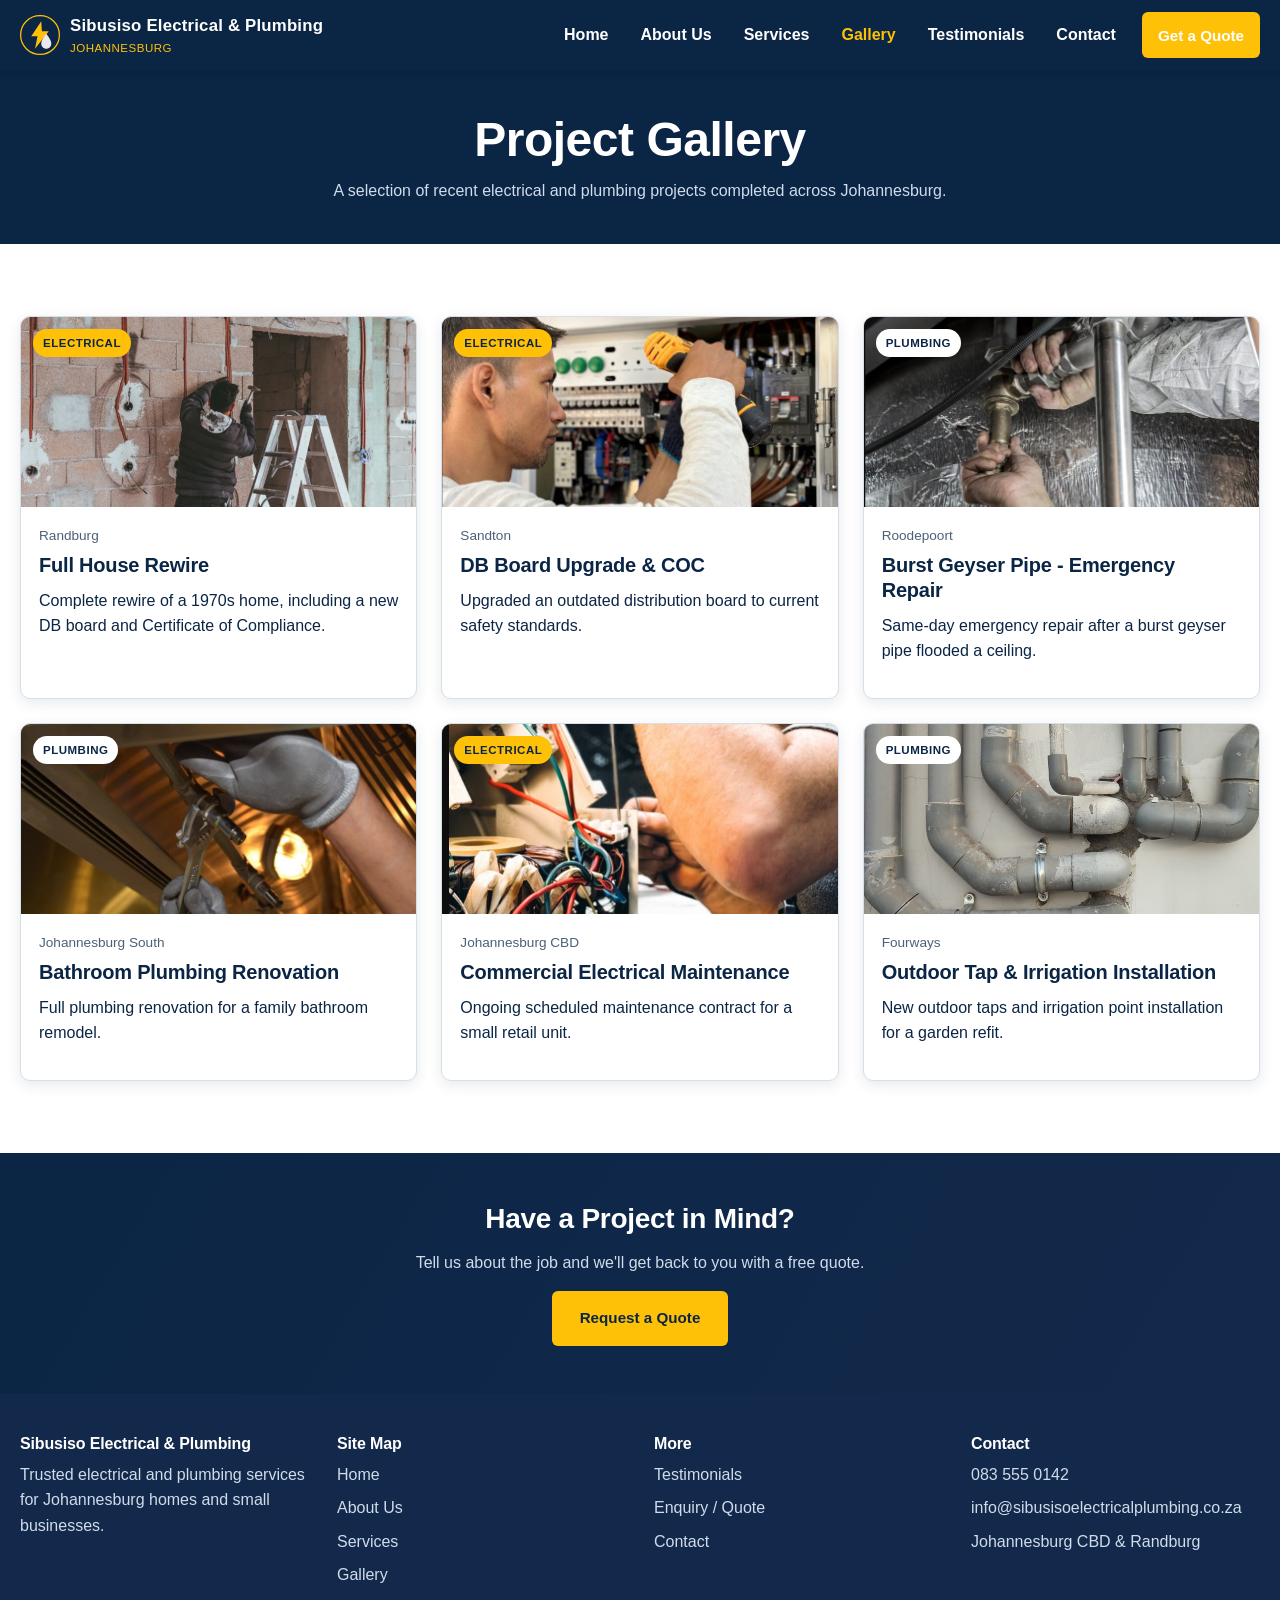
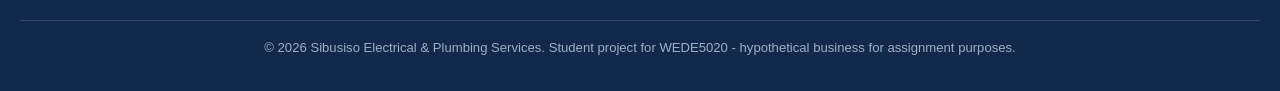
<file: gallery.html>
<!DOCTYPE html>
<!--
  Sibusiso Electrical & Plumbing Services - Gallery
  WEDE5020 | Website Project | Part 1 | Theolin Chetty | ST10507916
  NOTE: This is an additional page beyond the assignment's required minimum
  of 5 pages (Home, About Us, Services, Enquiry, Contact) - proposed in
  Proposal 2, section 4 "Proposed Features and Functionality", and
  documented in README.md and the Website Project Proposal document.
-->
<html lang="en">
<head>
  <meta charset="UTF-8" />
  <meta name="viewport" content="width=device-width, initial-scale=1.0" />
  <title>Gallery | Sibusiso Electrical & Plumbing Services</title>
  <meta name="description" content="Recent electrical and plumbing projects completed by Sibusiso Electrical & Plumbing Services across Johannesburg." />
  <link rel="icon" type="image/svg+xml" href="images/logo.svg" />
  <link rel="stylesheet" href="css/style.css" />
</head>
<body>

  <a class="skip-link" href="#main-content">Skip to main content</a>

  <header class="site-header">
    <div class="header-inner">
      <a class="brand" href="index.html">
        <img src="images/logo.svg" alt="" width="40" height="40" />
        <span>
          Sibusiso Electrical &amp; Plumbing
          <span class="brand-sub">JOHANNESBURG</span>
        </span>
      </a>

      <button class="nav-toggle" type="button" aria-expanded="false" aria-controls="primary-navigation">
        <span class="visually-hidden">Menu</span>
        <span></span><span></span><span></span>
      </button>

      <nav class="main-nav" id="primary-navigation" aria-label="Primary">
        <ul>
          <li><a href="index.html">Home</a></li>
          <li><a href="about.html">About Us</a></li>
          <li><a href="services.html">Services</a></li>
          <li><a href="gallery.html" aria-current="page">Gallery</a></li>
          <li><a href="testimonials.html">Testimonials</a></li>
          <li><a href="contact.html">Contact</a></li>
          <li><a class="btn btn--primary" href="enquiry.html">Get a Quote</a></li>
        </ul>
      </nav>
    </div>
  </header>

  <main id="main-content">

    <section class="page-hero">
      <div class="container">
        <h1>Project Gallery</h1>
        <p>A selection of recent electrical and plumbing projects completed across Johannesburg.</p>
      </div>
    </section>

    <section class="section">
      <div class="container">
        <div class="grid grid--3">

          <article class="gallery-card">
            <div class="gallery-card__media">
              <img src="images/gallery-full-house-rewire.jpg" srcset="images/gallery-full-house-rewire-400w.jpg 400w, images/gallery-full-house-rewire.jpg 663w" sizes="(min-width: 700px) 33vw, 100vw" alt="Electrician running new conduit wiring during a full house rewire" />
              <span class="tag">Electrical</span>
            </div>
            <div class="gallery-card__body">
              <p class="location">Randburg</p>
              <h3>Full House Rewire</h3>
              <p>Complete rewire of a 1970s home, including a new DB board and Certificate of Compliance.</p>
            </div>
          </article>

          <article class="gallery-card">
            <div class="gallery-card__media">
              <img src="images/gallery-db-board-upgrade.jpg" srcset="images/gallery-db-board-upgrade-400w.jpg 400w, images/gallery-db-board-upgrade-800w.jpg 800w, images/gallery-db-board-upgrade.jpg 1330w" sizes="(min-width: 700px) 33vw, 100vw" alt="Electrician using a drill on a distribution board during an upgrade" />
              <span class="tag">Electrical</span>
            </div>
            <div class="gallery-card__body">
              <p class="location">Sandton</p>
              <h3>DB Board Upgrade &amp; COC</h3>
              <p>Upgraded an outdated distribution board to current safety standards.</p>
            </div>
          </article>

          <article class="gallery-card">
            <div class="gallery-card__media">
              <img src="images/gallery-burst-geyser-repair.jpg" srcset="images/gallery-burst-geyser-repair-400w.jpg 400w, images/gallery-burst-geyser-repair-800w.jpg 800w, images/gallery-burst-geyser-repair.jpg 1503w" sizes="(min-width: 700px) 33vw, 100vw" alt="Plumber tightening a pipe fitting during an emergency geyser repair" />
              <span class="tag tag--plumbing">Plumbing</span>
            </div>
            <div class="gallery-card__body">
              <p class="location">Roodepoort</p>
              <h3>Burst Geyser Pipe - Emergency Repair</h3>
              <p>Same-day emergency repair after a burst geyser pipe flooded a ceiling.</p>
            </div>
          </article>

          <article class="gallery-card">
            <div class="gallery-card__media">
              <img src="images/gallery-bathroom-renovation.jpg" srcset="images/gallery-bathroom-renovation-400w.jpg 400w, images/gallery-bathroom-renovation-800w.jpg 800w, images/gallery-bathroom-renovation.jpg 1512w" sizes="(min-width: 700px) 33vw, 100vw" alt="Plumber connecting pipework under a counter during a bathroom renovation" />
              <span class="tag tag--plumbing">Plumbing</span>
            </div>
            <div class="gallery-card__body">
              <p class="location">Johannesburg South</p>
              <h3>Bathroom Plumbing Renovation</h3>
              <p>Full plumbing renovation for a family bathroom remodel.</p>
            </div>
          </article>

          <article class="gallery-card">
            <div class="gallery-card__media">
              <img src="images/gallery-commercial-maintenance.jpg" srcset="images/gallery-commercial-maintenance-320w.jpg 320w, images/gallery-commercial-maintenance.jpg 568w" sizes="(min-width: 700px) 33vw, 100vw" alt="Technician servicing wiring inside an electrical panel during commercial maintenance" />
              <span class="tag">Electrical</span>
            </div>
            <div class="gallery-card__body">
              <p class="location">Johannesburg CBD</p>
              <h3>Commercial Electrical Maintenance</h3>
              <p>Ongoing scheduled maintenance contract for a small retail unit.</p>
            </div>
          </article>

          <article class="gallery-card">
            <div class="gallery-card__media">
              <img src="images/gallery-outdoor-tap-irrigation.jpg" srcset="images/gallery-outdoor-tap-irrigation-400w.jpg 400w, images/gallery-outdoor-tap-irrigation.jpg 751w" sizes="(min-width: 700px) 33vw, 100vw" alt="Outdoor PVC pipework installed along an exterior wall for a tap and irrigation project" />
              <span class="tag tag--plumbing">Plumbing</span>
            </div>
            <div class="gallery-card__body">
              <p class="location">Fourways</p>
              <h3>Outdoor Tap &amp; Irrigation Installation</h3>
              <p>New outdoor taps and irrigation point installation for a garden refit.</p>
            </div>
          </article>

        </div>
      </div>
    </section>

    <section class="cta-banner">
      <div class="container">
        <h2>Have a Project in Mind?</h2>
        <p>Tell us about the job and we'll get back to you with a free quote.</p>
        <a class="btn btn--primary" href="enquiry.html">Request a Quote</a>
      </div>
    </section>

  </main>

  <footer class="site-footer">
    <div class="container">
      <div class="footer-grid">
        <div>
          <h4>Sibusiso Electrical &amp; Plumbing</h4>
          <p>Trusted electrical and plumbing services for Johannesburg homes and small businesses.</p>
        </div>
        <div>
          <h4>Site Map</h4>
          <ul>
            <li><a href="index.html">Home</a></li>
            <li><a href="about.html">About Us</a></li>
            <li><a href="services.html">Services</a></li>
            <li><a href="gallery.html">Gallery</a></li>
          </ul>
        </div>
        <div>
          <h4>More</h4>
          <ul>
            <li><a href="testimonials.html">Testimonials</a></li>
            <li><a href="enquiry.html">Enquiry / Quote</a></li>
            <li><a href="contact.html">Contact</a></li>
          </ul>
        </div>
        <div>
          <h4>Contact</h4>
          <ul>
            <li><a href="tel:+27835550142">083 555 0142</a></li>
            <li><a href="mailto:info@sibusisoelectricalplumbing.co.za">info@sibusisoelectricalplumbing.co.za</a></li>
            <li>Johannesburg CBD &amp; Randburg</li>
          </ul>
        </div>
      </div>
      <div class="footer-bottom">
        <p>&copy; <span id="current-year">2026</span> Sibusiso Electrical &amp; Plumbing Services. Student project for WEDE5020 - hypothetical business for assignment purposes.</p>
      </div>
    </div>
  </footer>

  <script src="js/script.js" defer></script>
</body>
</html>
</file>
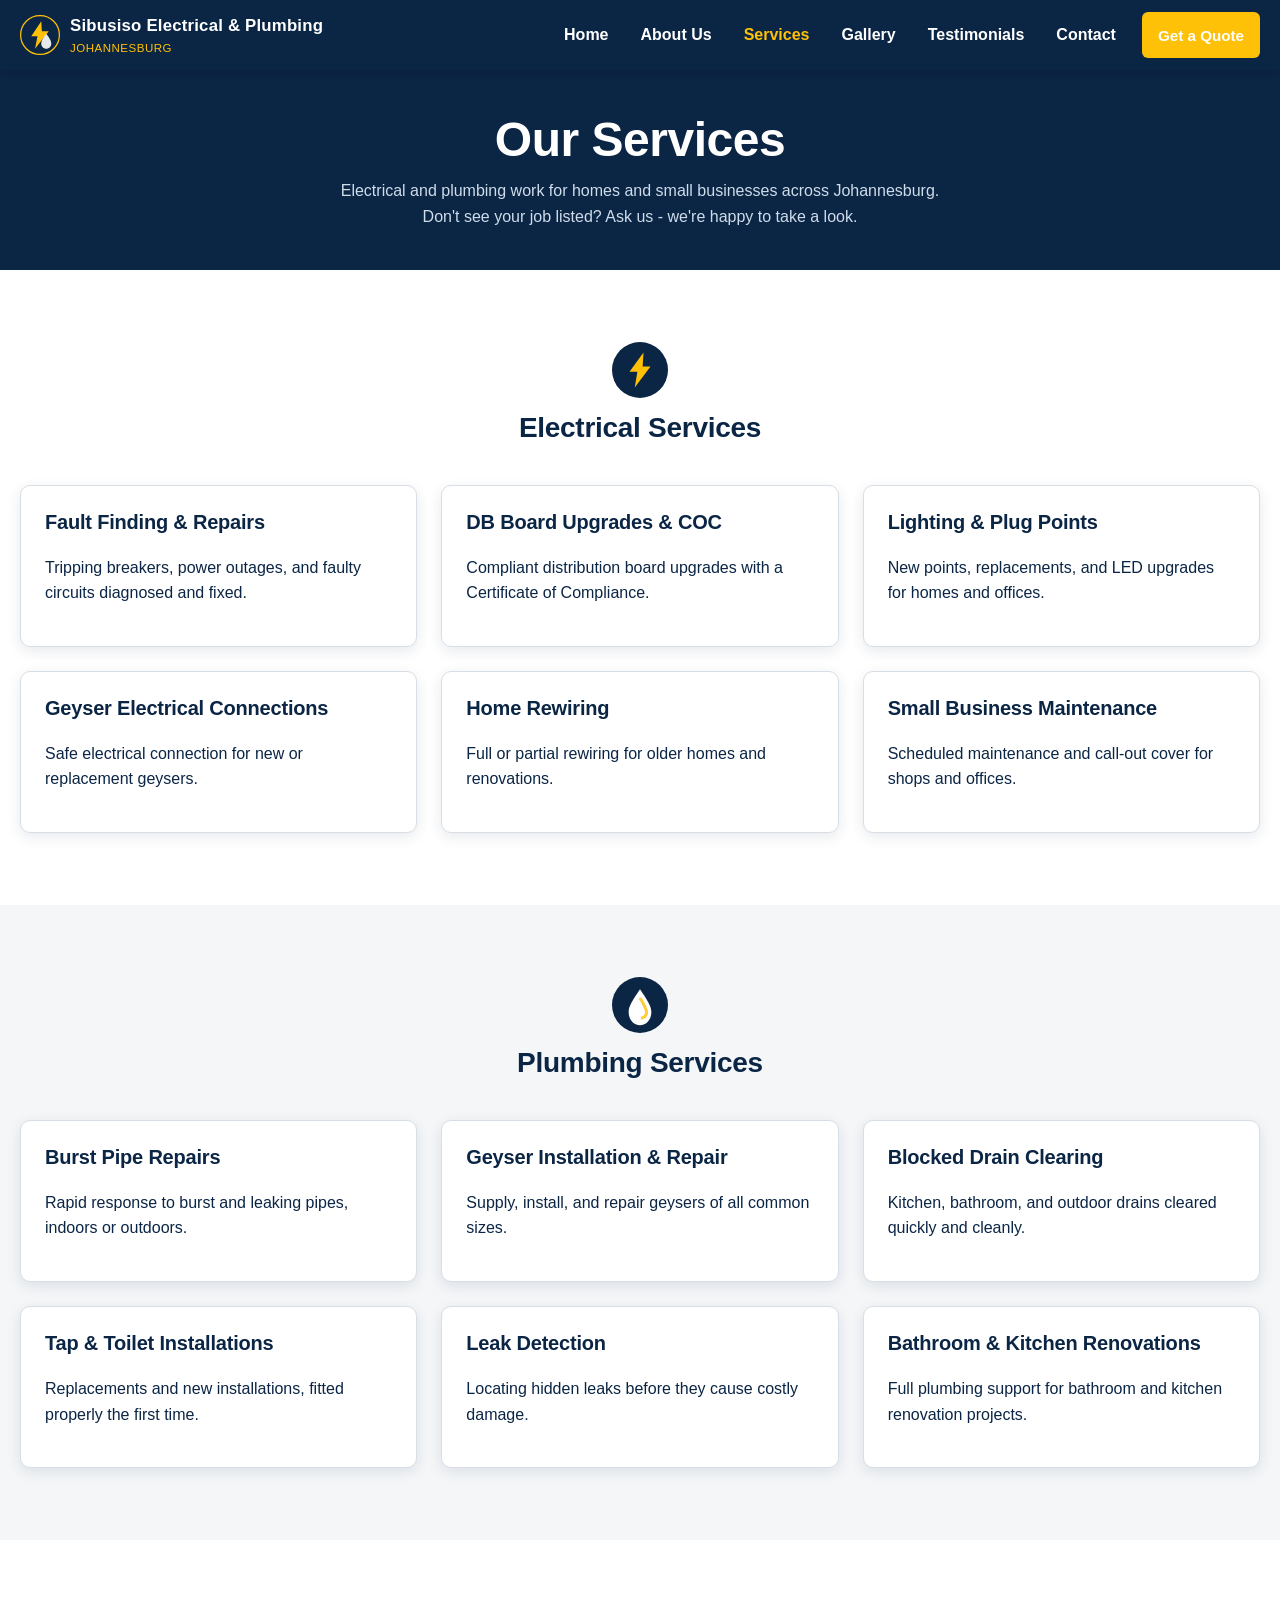
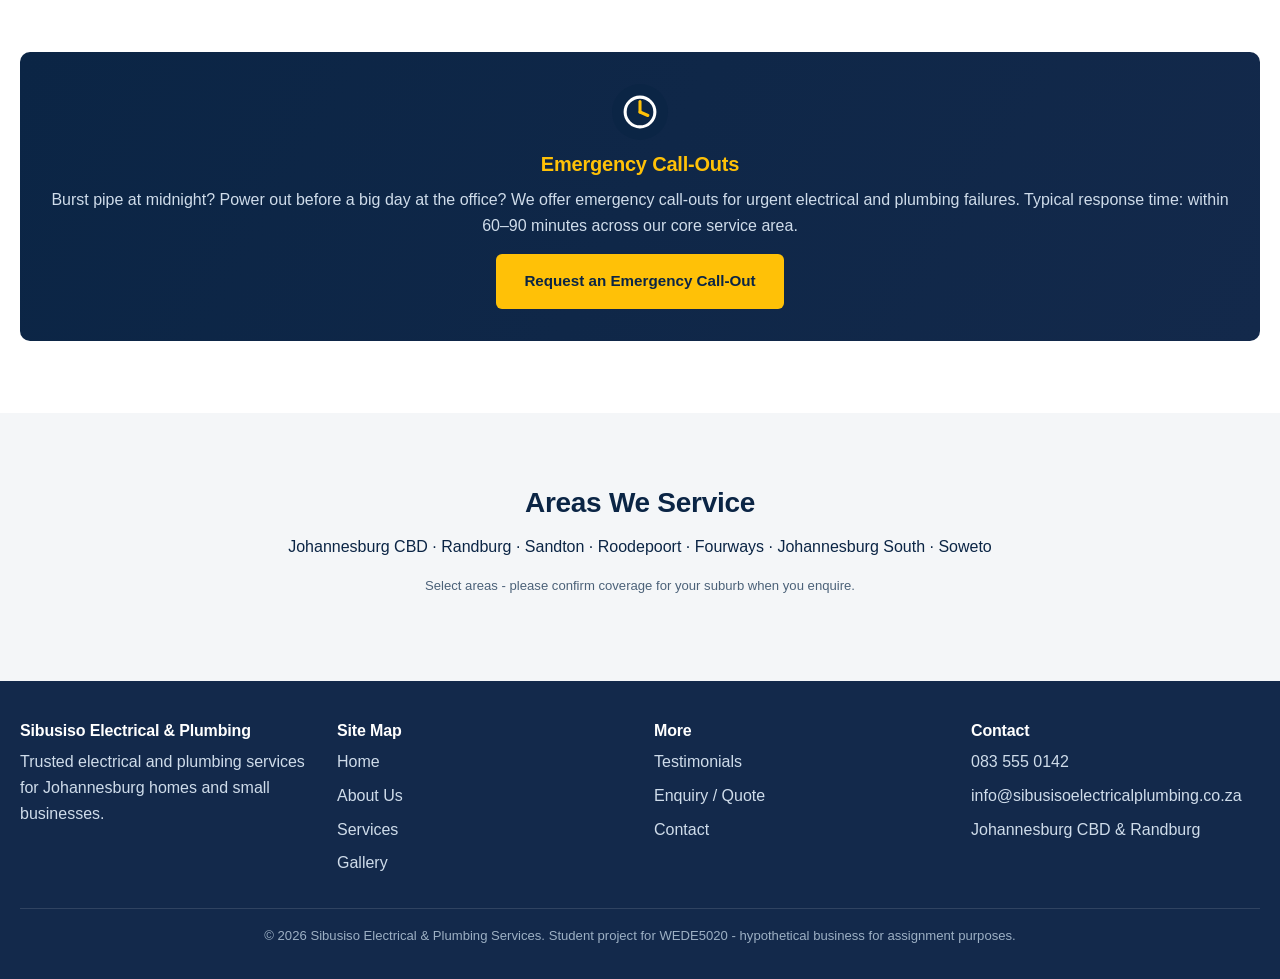
<file: services.html>
<!DOCTYPE html>
<!--
  Sibusiso Electrical & Plumbing Services - Services
  WEDE5020 | Website Project | Part 1 | Theolin Chetty | ST10507916
-->
<html lang="en">
<head>
  <meta charset="UTF-8" />
  <meta name="viewport" content="width=device-width, initial-scale=1.0" />
  <title>Services | Sibusiso Electrical & Plumbing Services</title>
  <meta name="description" content="Electrical and plumbing services across Johannesburg: fault finding, DB board upgrades, rewiring, geyser installation, blocked drains, leak detection and emergency call-outs." />
  <link rel="icon" type="image/svg+xml" href="images/logo.svg" />
  <link rel="stylesheet" href="css/style.css" />
</head>
<body>

  <a class="skip-link" href="#main-content">Skip to main content</a>

  <header class="site-header">
    <div class="header-inner">
      <a class="brand" href="index.html">
        <img src="images/logo.svg" alt="" width="40" height="40" />
        <span>
          Sibusiso Electrical &amp; Plumbing
          <span class="brand-sub">JOHANNESBURG</span>
        </span>
      </a>

      <button class="nav-toggle" type="button" aria-expanded="false" aria-controls="primary-navigation">
        <span class="visually-hidden">Menu</span>
        <span></span><span></span><span></span>
      </button>

      <nav class="main-nav" id="primary-navigation" aria-label="Primary">
        <ul>
          <li><a href="index.html">Home</a></li>
          <li><a href="about.html">About Us</a></li>
          <li><a href="services.html" aria-current="page">Services</a></li>
          <li><a href="gallery.html">Gallery</a></li>
          <li><a href="testimonials.html">Testimonials</a></li>
          <li><a href="contact.html">Contact</a></li>
          <li><a class="btn btn--primary" href="enquiry.html">Get a Quote</a></li>
        </ul>
      </nav>
    </div>
  </header>

  <main id="main-content">

    <section class="page-hero">
      <div class="container">
        <h1>Our Services</h1>
        <p>Electrical and plumbing work for homes and small businesses across Johannesburg. Don't see your job listed? Ask us - we're happy to take a look.</p>
      </div>
    </section>

    <!-- ===================== ELECTRICAL SERVICES ===================== -->
    <section class="section">
      <div class="container">
        <div class="section-heading">
          <img src="images/icon-electrical.svg" alt="" width="56" height="56" style="margin:0 auto 12px auto;" />
          <h2>Electrical Services</h2>
        </div>
        <div class="grid grid--3">
          <article class="service-card">
            <h3>Fault Finding &amp; Repairs</h3>
            <p>Tripping breakers, power outages, and faulty circuits diagnosed and fixed.</p>
          </article>
          <article class="service-card">
            <h3>DB Board Upgrades &amp; COC</h3>
            <p>Compliant distribution board upgrades with a Certificate of Compliance.</p>
          </article>
          <article class="service-card">
            <h3>Lighting &amp; Plug Points</h3>
            <p>New points, replacements, and LED upgrades for homes and offices.</p>
          </article>
          <article class="service-card">
            <h3>Geyser Electrical Connections</h3>
            <p>Safe electrical connection for new or replacement geysers.</p>
          </article>
          <article class="service-card">
            <h3>Home Rewiring</h3>
            <p>Full or partial rewiring for older homes and renovations.</p>
          </article>
          <article class="service-card">
            <h3>Small Business Maintenance</h3>
            <p>Scheduled maintenance and call-out cover for shops and offices.</p>
          </article>
        </div>
      </div>
    </section>

    <!-- ===================== PLUMBING SERVICES ===================== -->
    <section class="section section--grey">
      <div class="container">
        <div class="section-heading">
          <img src="images/icon-plumbing.svg" alt="" width="56" height="56" style="margin:0 auto 12px auto;" />
          <h2>Plumbing Services</h2>
        </div>
        <div class="grid grid--3">
          <article class="service-card">
            <h3>Burst Pipe Repairs</h3>
            <p>Rapid response to burst and leaking pipes, indoors or outdoors.</p>
          </article>
          <article class="service-card">
            <h3>Geyser Installation &amp; Repair</h3>
            <p>Supply, install, and repair geysers of all common sizes.</p>
          </article>
          <article class="service-card">
            <h3>Blocked Drain Clearing</h3>
            <p>Kitchen, bathroom, and outdoor drains cleared quickly and cleanly.</p>
          </article>
          <article class="service-card">
            <h3>Tap &amp; Toilet Installations</h3>
            <p>Replacements and new installations, fitted properly the first time.</p>
          </article>
          <article class="service-card">
            <h3>Leak Detection</h3>
            <p>Locating hidden leaks before they cause costly damage.</p>
          </article>
          <article class="service-card">
            <h3>Bathroom &amp; Kitchen Renovations</h3>
            <p>Full plumbing support for bathroom and kitchen renovation projects.</p>
          </article>
        </div>
      </div>
    </section>

    <!-- ===================== EMERGENCY CALL-OUTS ===================== -->
    <section class="section">
      <div class="container">
        <div class="emergency-banner">
          <img src="images/icon-emergency.svg" alt="" width="56" height="56" style="margin:0 auto 12px auto;" />
          <h3>Emergency Call-Outs</h3>
          <p>
            Burst pipe at midnight? Power out before a big day at the office?
            We offer emergency call-outs for urgent electrical and plumbing
            failures. Typical response time: within 60–90 minutes across our
            core service area.
          </p>
          <a class="btn btn--primary" href="enquiry.html">Request an Emergency Call-Out</a>
        </div>
      </div>
    </section>

    <!-- ===================== SERVICE AREAS ===================== -->
    <section class="section section--grey">
      <div class="container text-center">
        <h2>Areas We Service</h2>
        <p>Johannesburg CBD &middot; Randburg &middot; Sandton &middot; Roodepoort &middot; Fourways &middot; Johannesburg South &middot; Soweto</p>
        <p class="form-hint">Select areas - please confirm coverage for your suburb when you enquire.</p>
      </div>
    </section>

  </main>

  <!-- ===================== SITE FOOTER ===================== -->
  <footer class="site-footer">
    <div class="container">
      <div class="footer-grid">
        <div>
          <h4>Sibusiso Electrical &amp; Plumbing</h4>
          <p>Trusted electrical and plumbing services for Johannesburg homes and small businesses.</p>
        </div>
        <div>
          <h4>Site Map</h4>
          <ul>
            <li><a href="index.html">Home</a></li>
            <li><a href="about.html">About Us</a></li>
            <li><a href="services.html">Services</a></li>
            <li><a href="gallery.html">Gallery</a></li>
          </ul>
        </div>
        <div>
          <h4>More</h4>
          <ul>
            <li><a href="testimonials.html">Testimonials</a></li>
            <li><a href="enquiry.html">Enquiry / Quote</a></li>
            <li><a href="contact.html">Contact</a></li>
          </ul>
        </div>
        <div>
          <h4>Contact</h4>
          <ul>
            <li><a href="tel:+27835550142">083 555 0142</a></li>
            <li><a href="mailto:info@sibusisoelectricalplumbing.co.za">info@sibusisoelectricalplumbing.co.za</a></li>
            <li>Johannesburg CBD &amp; Randburg</li>
          </ul>
        </div>
      </div>
      <div class="footer-bottom">
        <p>&copy; <span id="current-year">2026</span> Sibusiso Electrical &amp; Plumbing Services. Student project for WEDE5020 - hypothetical business for assignment purposes.</p>
      </div>
    </div>
  </footer>

  <script src="js/script.js" defer></script>
</body>
</html>
</file>
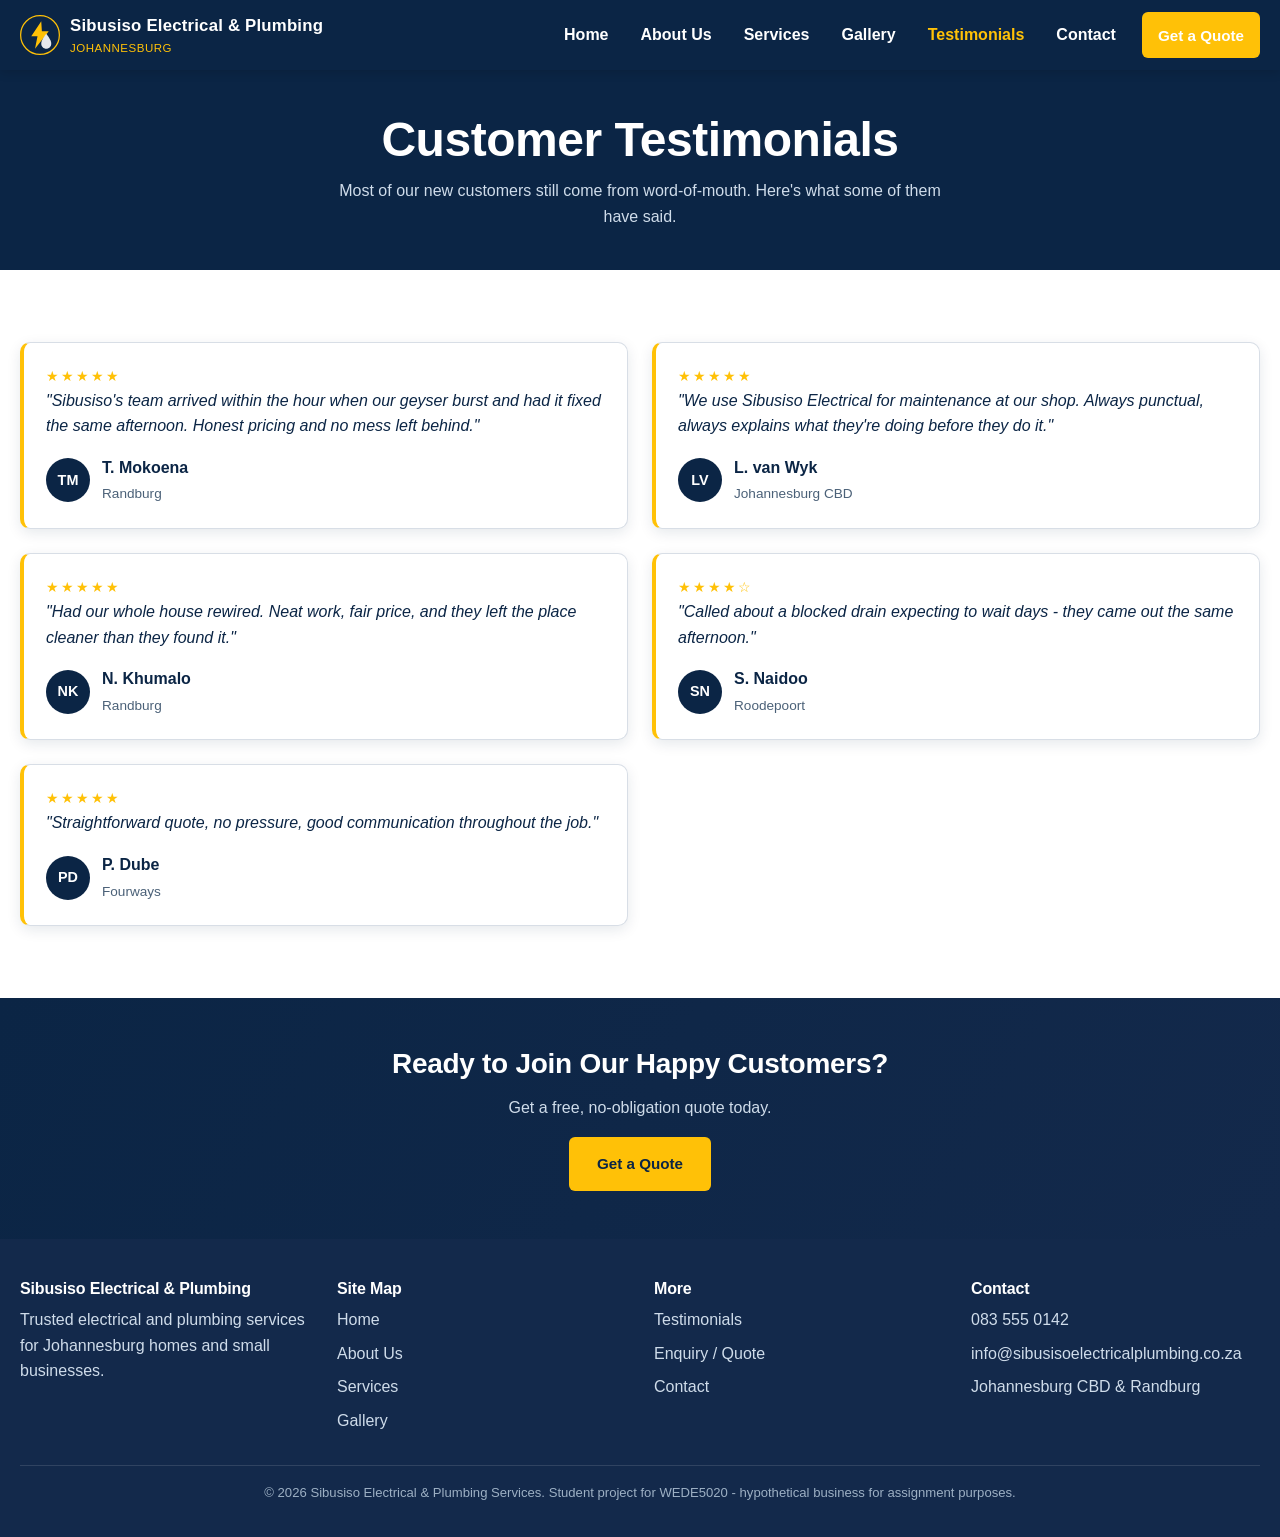
<file: testimonials.html>
<!DOCTYPE html>
<!--
  Sibusiso Electrical & Plumbing Services - Testimonials
  WEDE5020 | Website Project | Part 1 | Theolin Chetty | ST10507916
  NOTE: This is an additional page beyond the assignment's required minimum
  of 5 pages - proposed in Proposal 2, section 4 "Proposed Features and
  Functionality" ("customer reviews... to reinforce credibility"), and
  documented in README.md and the Website Project Proposal document.
  Quotes below are illustrative/sample content written for this student
  assignment (Sibusiso Electrical & Plumbing Services is a hypothetical
  business modelled on real South African sole-trader services).
-->
<html lang="en">
<head>
  <meta charset="UTF-8" />
  <meta name="viewport" content="width=device-width, initial-scale=1.0" />
  <title>Testimonials | Sibusiso Electrical & Plumbing Services</title>
  <meta name="description" content="What customers say about Sibusiso Electrical & Plumbing Services - honest, punctual electrical and plumbing work across Johannesburg." />
  <link rel="icon" type="image/svg+xml" href="images/logo.svg" />
  <link rel="stylesheet" href="css/style.css" />
</head>
<body>

  <a class="skip-link" href="#main-content">Skip to main content</a>

  <header class="site-header">
    <div class="header-inner">
      <a class="brand" href="index.html">
        <img src="images/logo.svg" alt="" width="40" height="40" />
        <span>
          Sibusiso Electrical &amp; Plumbing
          <span class="brand-sub">JOHANNESBURG</span>
        </span>
      </a>

      <button class="nav-toggle" type="button" aria-expanded="false" aria-controls="primary-navigation">
        <span class="visually-hidden">Menu</span>
        <span></span><span></span><span></span>
      </button>

      <nav class="main-nav" id="primary-navigation" aria-label="Primary">
        <ul>
          <li><a href="index.html">Home</a></li>
          <li><a href="about.html">About Us</a></li>
          <li><a href="services.html">Services</a></li>
          <li><a href="gallery.html">Gallery</a></li>
          <li><a href="testimonials.html" aria-current="page">Testimonials</a></li>
          <li><a href="contact.html">Contact</a></li>
          <li><a class="btn btn--primary" href="enquiry.html">Get a Quote</a></li>
        </ul>
      </nav>
    </div>
  </header>

  <main id="main-content">

    <section class="page-hero">
      <div class="container">
        <h1>Customer Testimonials</h1>
        <p>Most of our new customers still come from word-of-mouth. Here's what some of them have said.</p>
      </div>
    </section>

    <section class="section">
      <div class="container">
        <div class="grid grid--2">

          <div class="testimonial-card">
            <div class="stars" aria-label="Rated 5 out of 5 stars">&#9733;&#9733;&#9733;&#9733;&#9733;</div>
            <p class="testimonial-card__quote">"Sibusiso's team arrived within the hour when our geyser burst and had it fixed the same afternoon. Honest pricing and no mess left behind."</p>
            <div class="testimonial-card__meta">
              <div class="avatar" aria-hidden="true">TM</div>
              <div>
                <span class="testimonial-name">T. Mokoena</span>
                <span class="testimonial-location">Randburg</span>
              </div>
            </div>
          </div>

          <div class="testimonial-card">
            <div class="stars" aria-label="Rated 5 out of 5 stars">&#9733;&#9733;&#9733;&#9733;&#9733;</div>
            <p class="testimonial-card__quote">"We use Sibusiso Electrical for maintenance at our shop. Always punctual, always explains what they're doing before they do it."</p>
            <div class="testimonial-card__meta">
              <div class="avatar" aria-hidden="true">LV</div>
              <div>
                <span class="testimonial-name">L. van Wyk</span>
                <span class="testimonial-location">Johannesburg CBD</span>
              </div>
            </div>
          </div>

          <div class="testimonial-card">
            <div class="stars" aria-label="Rated 5 out of 5 stars">&#9733;&#9733;&#9733;&#9733;&#9733;</div>
            <p class="testimonial-card__quote">"Had our whole house rewired. Neat work, fair price, and they left the place cleaner than they found it."</p>
            <div class="testimonial-card__meta">
              <div class="avatar" aria-hidden="true">NK</div>
              <div>
                <span class="testimonial-name">N. Khumalo</span>
                <span class="testimonial-location">Randburg</span>
              </div>
            </div>
          </div>

          <div class="testimonial-card">
            <div class="stars" aria-label="Rated 4 out of 5 stars">&#9733;&#9733;&#9733;&#9733;&#9734;</div>
            <p class="testimonial-card__quote">"Called about a blocked drain expecting to wait days - they came out the same afternoon."</p>
            <div class="testimonial-card__meta">
              <div class="avatar" aria-hidden="true">SN</div>
              <div>
                <span class="testimonial-name">S. Naidoo</span>
                <span class="testimonial-location">Roodepoort</span>
              </div>
            </div>
          </div>

          <div class="testimonial-card">
            <div class="stars" aria-label="Rated 5 out of 5 stars">&#9733;&#9733;&#9733;&#9733;&#9733;</div>
            <p class="testimonial-card__quote">"Straightforward quote, no pressure, good communication throughout the job."</p>
            <div class="testimonial-card__meta">
              <div class="avatar" aria-hidden="true">PD</div>
              <div>
                <span class="testimonial-name">P. Dube</span>
                <span class="testimonial-location">Fourways</span>
              </div>
            </div>
          </div>

        </div>
      </div>
    </section>

    <section class="cta-banner">
      <div class="container">
        <h2>Ready to Join Our Happy Customers?</h2>
        <p>Get a free, no-obligation quote today.</p>
        <a class="btn btn--primary" href="enquiry.html">Get a Quote</a>
      </div>
    </section>

  </main>

  <footer class="site-footer">
    <div class="container">
      <div class="footer-grid">
        <div>
          <h4>Sibusiso Electrical &amp; Plumbing</h4>
          <p>Trusted electrical and plumbing services for Johannesburg homes and small businesses.</p>
        </div>
        <div>
          <h4>Site Map</h4>
          <ul>
            <li><a href="index.html">Home</a></li>
            <li><a href="about.html">About Us</a></li>
            <li><a href="services.html">Services</a></li>
            <li><a href="gallery.html">Gallery</a></li>
          </ul>
        </div>
        <div>
          <h4>More</h4>
          <ul>
            <li><a href="testimonials.html">Testimonials</a></li>
            <li><a href="enquiry.html">Enquiry / Quote</a></li>
            <li><a href="contact.html">Contact</a></li>
          </ul>
        </div>
        <div>
          <h4>Contact</h4>
          <ul>
            <li><a href="tel:+27835550142">083 555 0142</a></li>
            <li><a href="mailto:info@sibusisoelectricalplumbing.co.za">info@sibusisoelectricalplumbing.co.za</a></li>
            <li>Johannesburg CBD &amp; Randburg</li>
          </ul>
        </div>
      </div>
      <div class="footer-bottom">
        <p>&copy; <span id="current-year">2026</span> Sibusiso Electrical &amp; Plumbing Services. Student project for WEDE5020 - hypothetical business for assignment purposes.</p>
      </div>
    </div>
  </footer>

  <script src="js/script.js" defer></script>
</body>
</html>
</file>
<file: css/style.css>
/* =========================================================================
   Sibusiso Electrical & Plumbing Services
   Stylesheet: style.css
   WEDE5020 | Website Project | Part 2 | Theolin Chetty | ST10507916
   -------------------------------------------------------------------------
   Written mobile-first: base rules target small screens, then min-width
   media queries progressively enhance the layout for tablet, desktop and
   large desktop (see section 17, added for Part 2).
   ========================================================================= */

/* -------------------------------------------------------------------------
   1. CSS Custom Properties (theme colours, spacing, fonts, type scale)
   ------------------------------------------------------------------------- */
:root {
  --navy: #0b2545;
  --navy-2: #13294b;
  --blue-grey: #3a5a78;
  --white: #ffffff;
  --off-white: #f4f6f8;
  --yellow: #ffc107;
  --orange: #ff7a00;
  --text-dark: #0b2545;
  --text-muted: #4b6178;
  --border: #d8dee6;
  --success: #1c7c3f;

  --font-base: "Segoe UI", Roboto, Helvetica, Arial, sans-serif;

  --radius: 10px;
  --shadow: 0 4px 14px rgba(11, 37, 69, 0.1);
  --container-width: 1140px;

  /* Typography scale (Part 2): fluid, rem-based sizes using clamp() so
     headings scale smoothly between the mobile and desktop breakpoints
     instead of jumping at a fixed point. 1rem = 16px browser default. */
  --fs-sm: 0.875rem;                                   /* 14px   - fine print, hints */
  --fs-base: 1rem;                                      /* 16px   - body text */
  --fs-md: clamp(1.125rem, 1.05rem + 0.4vw, 1.25rem);   /* 18-20px - card headings (h3) */
  --fs-lg: clamp(1.4rem, 1.25rem + 0.8vw, 1.75rem);     /* 22-28px - section headings (h2) */
  --fs-xl: clamp(1.75rem, 1.4rem + 1.6vw, 2.5rem);      /* 28-40px - page hero (h1) */
  --fs-2xl: clamp(2rem, 1.5rem + 2.2vw, 3rem);          /* 32-48px - homepage hero (h1) */

  --lh-tight: 1.25;
  --lh-base: 1.6;
}

/* -------------------------------------------------------------------------
   2. Reset / base element styles
   ------------------------------------------------------------------------- */
*,
*::before,
*::after {
  box-sizing: border-box;
}

html {
  /* Explicit rem base: keeps every rem value in this sheet predictable
     (1rem = 16px) regardless of user agent defaults. */
  font-size: 100%;
  scroll-behavior: smooth;
}

/* Respect a visitor's OS-level reduced-motion preference. */
@media (prefers-reduced-motion: reduce) {
  html {
    scroll-behavior: auto;
  }
  *,
  *::before,
  *::after {
    animation-duration: 0.001ms !important;
    animation-iteration-count: 1 !important;
    transition-duration: 0.001ms !important;
  }
}

body,
h1, h2, h3, h4, p,
figure, blockquote, dl, dd {
  margin: 0;
}

body {
  font-family: var(--font-base);
  font-size: var(--fs-base);
  color: var(--text-dark);
  background-color: var(--white);
  line-height: var(--lh-base);
  -webkit-font-smoothing: antialiased;
  -moz-osx-font-smoothing: grayscale;
  text-rendering: optimizeLegibility;
}

img, picture, svg {
  max-width: 100%;
  height: auto;
  display: block;
}

/* Form elements don't inherit font styles by default in most browsers -
   reset them so buttons/inputs match the rest of the typography scale. */
input, button, textarea, select {
  font: inherit;
  color: inherit;
}

button {
  background: none;
  border: none;
}

a {
  color: inherit;
  text-decoration: none;
}

ul, ol {
  list-style: none;
  margin: 0;
  padding: 0;
}

h1 { font-size: var(--fs-2xl); }
h2 { font-size: var(--fs-lg); }
h3 { font-size: var(--fs-md); }
h4 { font-size: var(--fs-base); }

h1, h2, h3, h4 {
  margin: 0 0 0.5em 0;
  line-height: var(--lh-tight);
  letter-spacing: -0.01em;
  color: var(--navy);
}

p {
  margin: 0 0 1em 0;
}

/* Visually-hidden helper: keeps content for screen readers without
   showing it on screen (used for skip-links / form label fallbacks) */
.visually-hidden {
  position: absolute;
  width: 1px;
  height: 1px;
  overflow: hidden;
  clip: rect(0 0 0 0);
  white-space: nowrap;
}

/* Skip-to-content link: hidden until keyboard-focused, aids accessibility */
.skip-link {
  position: absolute;
  left: -999px;
  top: 0;
  background: var(--yellow);
  color: var(--navy);
  padding: 10px 16px;
  z-index: 1000;
  font-weight: bold;
  border-radius: 0 0 6px 0;
}
.skip-link:focus {
  left: 0;
}

/* Global keyboard-focus outline (Part 2): most interactive elements have
   their own :focus-visible treatment above/below, but this is the
   fallback so nothing on the site is ever focusable with no visible
   indicator at all (WCAG 2.2 success criterion 2.4.7). */
:focus-visible {
  outline: 3px solid var(--orange);
  outline-offset: 2px;
}

/* -------------------------------------------------------------------------
   3. Layout helpers
   ------------------------------------------------------------------------- */
.container {
  width: 100%;
  max-width: var(--container-width);
  margin: 0 auto;
  padding: 0 20px;
}

.section {
  padding: 56px 0;
}

.section--grey {
  background-color: var(--off-white);
}

.section-heading {
  text-align: center;
  max-width: 640px;
  margin: 0 auto 40px auto;
}

.section-heading h2 {
  font-size: var(--fs-lg);
}

.section-heading p {
  color: var(--text-muted);
  margin-bottom: 0;
}

/* -------------------------------------------------------------------------
   4. Buttons
   ------------------------------------------------------------------------- */
.btn {
  display: inline-block;
  padding: 13px 26px;
  border-radius: 6px;
  font-weight: 700;
  font-size: 0.95rem;
  border: 2px solid transparent;
  cursor: pointer;
  transition: transform 0.15s ease, box-shadow 0.15s ease, background-color 0.15s ease;
}
.btn:hover,
.btn:focus-visible {
  transform: translateY(-2px);
}

/* Pressed state (Part 2): gives mouse and touch users clear feedback that
   a press registered, instead of the button looking identical to hover. */
.btn:active {
  transform: translateY(0);
  box-shadow: none;
}

.btn--primary {
  background-color: var(--yellow);
  color: var(--navy);
}
.btn--primary:hover,
.btn--primary:focus-visible {
  background-color: #ffcd38;
  box-shadow: 0 6px 16px rgba(255, 193, 7, 0.4);
}
.btn--primary:active {
  background-color: #e6ac00;
}

.btn--outline {
  background-color: transparent;
  color: var(--white);
  border-color: var(--white);
}
.btn--outline:hover,
.btn--outline:focus-visible {
  background-color: var(--white);
  color: var(--navy);
}
.btn--outline:active {
  background-color: #e4e9ee;
  border-color: #e4e9ee;
}

.btn--dark {
  background-color: var(--navy);
  color: var(--white);
}
.btn--dark:hover,
.btn--dark:focus-visible {
  background-color: var(--navy-2);
}
.btn--dark:active {
  background-color: #091b35;
}

.btn--block {
  display: block;
  width: 100%;
  text-align: center;
}

/* -------------------------------------------------------------------------
   5. Site header / navigation
   ------------------------------------------------------------------------- */
.site-header {
  background-color: var(--navy);
  position: sticky;
  top: 0;
  z-index: 500;
  box-shadow: 0 2px 10px rgba(0, 0, 0, 0.15);
}

.header-inner {
  display: flex;
  align-items: center;
  justify-content: space-between;
  padding: 12px 20px;
}

.brand {
  display: flex;
  align-items: center;
  gap: 10px;
  color: var(--white);
  font-weight: 800;
  font-size: 1.05rem;
  letter-spacing: 0.2px;
}

.brand img {
  width: 40px;
  height: 40px;
}

.brand span.brand-sub {
  display: block;
  font-weight: 400;
  font-size: 0.72rem;
  color: var(--yellow);
  letter-spacing: 0.5px;
}

/* Mobile nav toggle button (hamburger) */
.nav-toggle {
  background: transparent;
  border: 2px solid var(--white);
  border-radius: 6px;
  padding: 8px 10px;
  cursor: pointer;
  display: inline-flex;
  flex-direction: column;
  gap: 4px;
}
.nav-toggle span {
  display: block;
  width: 22px;
  height: 2px;
  background-color: var(--white);
}

.main-nav {
  position: absolute;
  top: 100%;
  left: 0;
  right: 0;
  background-color: var(--navy-2);
  max-height: 0;
  overflow: hidden;
  transition: max-height 0.25s ease;
}

.main-nav.is-open {
  max-height: 480px;
}

.main-nav ul {
  display: flex;
  flex-direction: column;
  padding: 8px 20px 16px 20px;
}

.main-nav a {
  display: block;
  padding: 12px 6px;
  color: var(--white);
  font-weight: 600;
  border-bottom: 1px solid rgba(255, 255, 255, 0.08);
}

.main-nav a:hover,
.main-nav a:focus-visible {
  color: var(--yellow);
}
.main-nav a:active {
  color: #e6ac00;
}

.main-nav a[aria-current="page"] {
  color: var(--yellow);
}

.main-nav .btn {
  margin-top: 10px;
}

/* -------------------------------------------------------------------------
   6. Hero section (homepage)
   ------------------------------------------------------------------------- */
.hero {
  background-color: var(--navy);
  color: var(--white);
  padding: 48px 0;
}

.hero-inner {
  display: flex;
  flex-direction: column;
  gap: 32px;
  align-items: center;
}

.hero-copy {
  text-align: center;
}

.hero-copy h1 {
  color: var(--white);
  font-size: var(--fs-2xl);
}

.hero-copy p {
  color: #cfdcea;
  font-size: 1.05rem;
}

.hero-actions {
  display: flex;
  flex-wrap: wrap;
  gap: 14px;
  justify-content: center;
  margin-top: 20px;
}

.hero-image {
  width: 100%;
  max-width: 420px;
  border-radius: var(--radius);
  overflow: hidden;
}

/* Hero photo is portrait-oriented; crop it to a fixed aspect ratio so it
   never dwarfs the hero text next to it. */
.hero-image img {
  width: 100%;
  height: 360px;
  object-fit: cover;
  object-position: center 20%;
}

/* Page hero used on inner pages (About, Services, Gallery, etc.) */
.page-hero {
  background-color: var(--navy);
  color: var(--white);
  padding: 40px 0;
  text-align: center;
}
.page-hero h1 {
  color: var(--white);
  margin-bottom: 8px;
}
.page-hero p {
  color: #cfdcea;
  margin-bottom: 0;
  max-width: 620px;
  margin-left: auto;
  margin-right: auto;
}

/* -------------------------------------------------------------------------
   7. Trust highlights / feature grid
   ------------------------------------------------------------------------- */
.grid {
  display: grid;
  gap: 24px;
  grid-template-columns: 1fr;
}

.feature-card,
.service-card,
.value-card,
.team-card {
  background-color: var(--white);
  border: 1px solid var(--border);
  border-radius: var(--radius);
  padding: 24px;
  box-shadow: var(--shadow);
}

.feature-card {
  text-align: center;
}

.feature-card img,
.value-card img {
  margin: 0 auto 14px auto;
}

/* .feature-card h3, .service-card h3, .value-card h3, .team-card h3 all
   use the base h3 rule (var(--fs-md)) from section 2 - no override needed. */

/* -------------------------------------------------------------------------
   8. Service cards
   ------------------------------------------------------------------------- */
.service-card {
  display: flex;
  flex-direction: column;
  gap: 10px;
}

.service-card__icon {
  width: 56px;
  height: 56px;
}

.service-card ul {
  margin: 8px 0 0 0;
}

.service-card ul li {
  position: relative;
  padding-left: 20px;
  margin-bottom: 8px;
  color: var(--text-muted);
}

.service-card ul li::before {
  content: "";
  position: absolute;
  left: 0;
  top: 9px;
  width: 8px;
  height: 8px;
  border-radius: 50%;
  background-color: var(--orange);
}

.card-link {
  margin-top: auto;
  font-weight: 700;
  color: var(--navy);
  transition: color 0.15s ease;
}
.card-link::after {
  content: " \2192";
}
.card-link:hover,
.card-link:focus-visible {
  color: var(--orange);
}
.card-link:active {
  color: var(--navy-2);
}

/* Emergency call-out banner */
.emergency-banner {
  background: linear-gradient(120deg, var(--navy) 0%, var(--navy-2) 100%);
  color: var(--white);
  border-radius: var(--radius);
  padding: 32px 24px;
  text-align: center;
  margin-top: 40px;
}
.emergency-banner h3 {
  color: var(--yellow);
}
.emergency-banner p {
  color: #cfdcea;
}

/* -------------------------------------------------------------------------
   9. Gallery
   ------------------------------------------------------------------------- */
.gallery-card {
  background-color: var(--white);
  border: 1px solid var(--border);
  border-radius: var(--radius);
  overflow: hidden;
  box-shadow: var(--shadow);
}

.gallery-card__media {
  position: relative;
}

.gallery-card__media img {
  width: 100%;
  height: 190px;
  object-fit: cover;
}

.tag {
  position: absolute;
  top: 12px;
  left: 12px;
  background-color: var(--yellow);
  color: var(--navy);
  font-size: 0.72rem;
  font-weight: 800;
  text-transform: uppercase;
  letter-spacing: 0.5px;
  padding: 5px 10px;
  border-radius: 20px;
}

.tag--plumbing {
  background-color: var(--white);
}

.gallery-card__body {
  padding: 18px;
}

.gallery-card__body .location {
  color: var(--text-muted);
  font-size: 0.85rem;
  margin-bottom: 6px;
}

/* -------------------------------------------------------------------------
   10. Testimonials
   ------------------------------------------------------------------------- */
.testimonial-card {
  background-color: var(--white);
  border: 1px solid var(--border);
  border-left: 4px solid var(--yellow);
  border-radius: var(--radius);
  padding: 22px;
  box-shadow: var(--shadow);
}

.testimonial-card__quote {
  font-style: italic;
  color: var(--text-dark);
}

.testimonial-card__meta {
  display: flex;
  align-items: center;
  gap: 12px;
  margin-top: 14px;
}

.avatar {
  width: 44px;
  height: 44px;
  border-radius: 50%;
  background-color: var(--navy);
  color: var(--white);
  display: flex;
  align-items: center;
  justify-content: center;
  font-weight: 800;
  font-size: 0.9rem;
  flex-shrink: 0;
}

.stars {
  color: var(--yellow);
  letter-spacing: 2px;
  font-size: 0.9rem;
}

.testimonial-name {
  font-weight: 700;
  display: block;
}

.testimonial-location {
  color: var(--text-muted);
  font-size: 0.85rem;
}

/* -------------------------------------------------------------------------
   11. Forms (Enquiry + Contact)
   ------------------------------------------------------------------------- */
.form-card {
  background-color: var(--white);
  border: 1px solid var(--border);
  border-radius: var(--radius);
  padding: 28px;
  box-shadow: var(--shadow);
}

.form-row {
  margin-bottom: 18px;
}

.form-row label {
  display: block;
  font-weight: 700;
  margin-bottom: 6px;
  font-size: 0.92rem;
}

.form-row .required {
  color: var(--orange);
}

.form-row input,
.form-row select,
.form-row textarea {
  width: 100%;
  padding: 12px 14px;
  border: 1.5px solid var(--border);
  border-radius: 6px;
  font-family: inherit;
  font-size: 0.95rem;
  color: var(--text-dark);
  background-color: var(--off-white);
}

.form-row input:focus,
.form-row select:focus,
.form-row textarea:focus {
  outline: none;
  border-color: var(--navy);
  background-color: var(--white);
}

.form-row textarea {
  resize: vertical;
  min-height: 120px;
}

.form-hint {
  font-size: 0.82rem;
  color: var(--text-muted);
  margin-top: 4px;
}

.form-two-col {
  display: grid;
  grid-template-columns: 1fr;
  gap: 0 18px;
}

.form-status {
  border-radius: 8px;
  padding: 14px 16px;
  margin-bottom: 18px;
  font-weight: 600;
  display: none;
}

.form-status.is-visible {
  display: block;
}

.form-status--success {
  background-color: #e4f6ea;
  color: var(--success);
  border: 1px solid #b7e6c4;
}

.form-status--error {
  background-color: #fdeaea;
  color: #a3231f;
  border: 1px solid #f3bcbc;
}

input.invalid,
select.invalid,
textarea.invalid {
  border-color: #d9534f;
  background-color: #fff5f5;
}

.error-text {
  color: #a3231f;
  font-size: 0.8rem;
  margin-top: 4px;
  display: none;
}
.error-text.is-visible {
  display: block;
}

/* -------------------------------------------------------------------------
   12. Contact page - locations + map
   ------------------------------------------------------------------------- */
.location-card {
  background-color: var(--white);
  border: 1px solid var(--border);
  border-radius: var(--radius);
  padding: 22px;
  box-shadow: var(--shadow);
  margin-bottom: 20px;
}

.location-card h3 {
  display: flex;
  align-items: center;
  gap: 10px;
}

.location-card img {
  width: 28px;
  height: 28px;
}

.map-frame {
  width: 100%;
  height: 260px;
  border: 0;
  border-radius: 8px;
  margin-top: 12px;
}

.contact-detail-list li {
  display: flex;
  align-items: center;
  gap: 10px;
  margin-bottom: 12px;
}

.contact-detail-list img {
  width: 26px;
  height: 26px;
  flex-shrink: 0;
}

/* -------------------------------------------------------------------------
   13. About page
   ------------------------------------------------------------------------- */
.about-hero-grid {
  display: grid;
  gap: 28px;
  align-items: center;
}

.values-grid {
  margin-top: 10px;
}

.team-card {
  text-align: center;
}

.team-card img {
  margin: 0 auto 14px auto;
  border-radius: 50%;
}

.team-card .role {
  color: var(--orange);
  font-weight: 700;
  font-size: 0.85rem;
  text-transform: uppercase;
  letter-spacing: 0.4px;
  margin-bottom: 8px;
}

/* -------------------------------------------------------------------------
   14. Final CTA banner (reused across pages)
   ------------------------------------------------------------------------- */
.cta-banner {
  background: linear-gradient(120deg, var(--navy) 0%, var(--navy-2) 100%);
  color: var(--white);
  text-align: center;
  padding: 48px 0;
}

.cta-banner h2 {
  color: var(--white);
}

.cta-banner p {
  color: #cfdcea;
}

/* -------------------------------------------------------------------------
   15. Footer
   ------------------------------------------------------------------------- */
.site-footer {
  background-color: var(--navy-2);
  color: #cfdcea;
  padding: 40px 0 20px 0;
}

.footer-grid {
  display: grid;
  gap: 28px;
  grid-template-columns: 1fr;
  margin-bottom: 24px;
}

.footer-grid h4 {
  color: var(--white);
  font-size: 1rem;
}

.footer-grid ul li {
  margin-bottom: 8px;
}

.footer-grid a:hover,
.footer-grid a:focus-visible {
  color: var(--yellow);
}
.footer-grid a:active {
  color: #e6ac00;
}

.footer-bottom {
  border-top: 1px solid rgba(255, 255, 255, 0.12);
  padding-top: 16px;
  text-align: center;
  font-size: 0.82rem;
  color: #9db0c4;
}

/* -------------------------------------------------------------------------
   16. Utility
   ------------------------------------------------------------------------- */
.text-center { text-align: center; }
.mt-0 { margin-top: 0; }
.mb-0 { margin-bottom: 0; }

/* =========================================================================
   RESPONSIVE BREAKPOINTS (mobile-first: min-width up)
   ========================================================================= */

/* Tablet and up (>= 700px) */
@media (min-width: 700px) {
  .grid--2 { grid-template-columns: repeat(2, 1fr); }
  .grid--3 { grid-template-columns: repeat(3, 1fr); }
  .grid--4 { grid-template-columns: repeat(2, 1fr); }
  .form-two-col { grid-template-columns: 1fr 1fr; }
  .footer-grid { grid-template-columns: repeat(2, 1fr); }
  .about-hero-grid { grid-template-columns: 1fr 1fr; }
  .hero-copy { text-align: left; }
  .hero-actions { justify-content: flex-start; }
}

/* Desktop and up (>= 960px) */
@media (min-width: 960px) {
  .nav-toggle { display: none; }

  .main-nav {
    position: static;
    max-height: none;
    overflow: visible;
    background-color: transparent;
  }

  .main-nav ul {
    flex-direction: row;
    align-items: center;
    padding: 0;
    gap: 4px;
  }

  .main-nav a {
    border-bottom: none;
    padding: 10px 14px;
  }

  .main-nav .btn {
    margin-top: 0;
    margin-left: 8px;
  }

  .grid--4 { grid-template-columns: repeat(4, 1fr); }

  .hero-inner {
    flex-direction: row;
    justify-content: space-between;
    text-align: left;
  }

  .hero-copy {
    flex: 1;
    max-width: 520px;
  }

  .hero-image {
    flex: 1;
    max-width: 480px;
  }

  .hero-image img {
    height: 420px;
  }

  .footer-grid { grid-template-columns: repeat(4, 1fr); }
}

/* -------------------------------------------------------------------------
   17. Large desktop and up (>= 1200px) - added for Part 2
   The 960px breakpoint above already gives a complete desktop layout, so
   this one is a refinement rather than a structural change: it widens the
   content column and the trust-highlights grid on big monitors so the
   site doesn't look like a narrow strip of content floating in empty
   space, and nudges up the hero photo so it stays in proportion.
   ------------------------------------------------------------------------- */
@media (min-width: 1200px) {
  :root {
    --container-width: 1320px;
  }

  .grid--4 { grid-template-columns: repeat(4, 1fr); gap: 28px; }

  .hero-copy {
    max-width: 580px;
  }

  .hero-image img {
    height: 480px;
  }

  .section {
    padding: 72px 0;
  }
}
</file>
